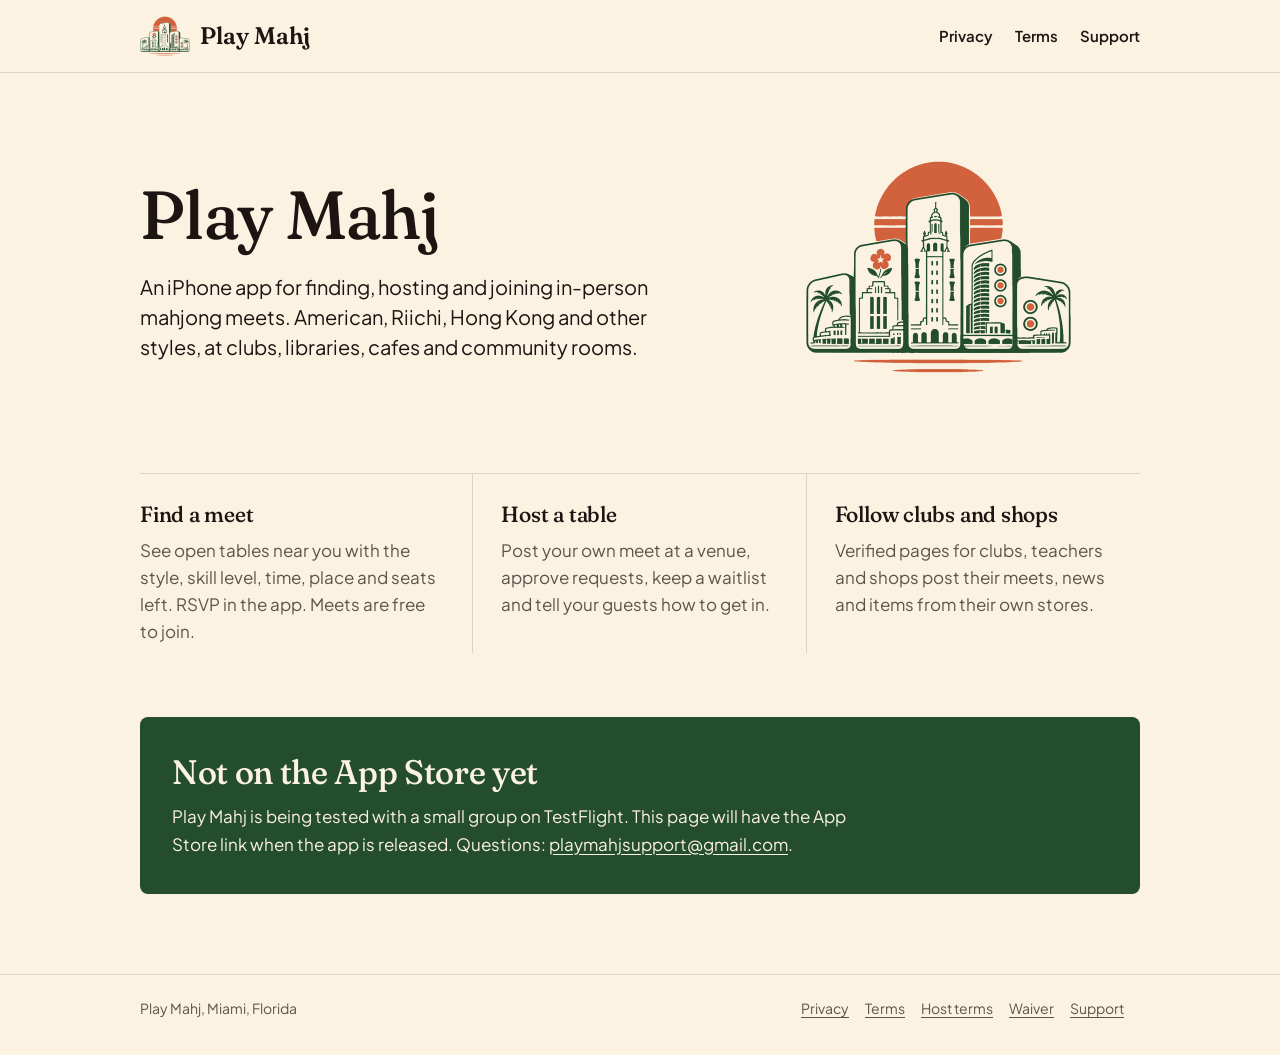
<file: index.html>
<!doctype html>
<html lang="en"><head><meta charset="utf-8"><meta name="viewport" content="width=device-width,initial-scale=1">
<title>Play Mahj</title><meta name="description" content="Play Mahj is an iPhone app for finding, hosting and joining in-person mahjong meets.">

<meta property="og:site_name" content="Play Mahj"><meta property="og:title" content="Play Mahj"><meta property="og:description" content="Play Mahj is an iPhone app for finding, hosting and joining in-person mahjong meets.">
<meta property="og:image" content="https://playmahj.site/assets/card.png"><meta property="og:type" content="website"><meta name="twitter:card" content="summary">
<link rel="icon" href="/assets/icon-180.png"><link rel="apple-touch-icon" href="/assets/icon-180.png"><link rel="stylesheet" href="/assets/site.css">
</head><body>
<header class="top"><div class="wrap"><a class="brand" href="/"><img src="/assets/mark.png" alt="" width="50" height="40">Play Mahj</a><nav class="main" aria-label="Site"><a href="/privacy/">Privacy</a><a href="/terms/">Terms</a><a href="/support/">Support</a></nav></div></header>
<main><div class="wrap">
<div class="hero"><div>
<h1>Play Mahj</h1>
<p class="lead">An iPhone app for finding, hosting and joining in-person mahjong meets. American, Riichi, Hong Kong and other styles, at clubs, libraries, cafes and community rooms.</p>
</div><img class="appicon" src="/assets/icon-560.png" alt="The Play Mahj app icon" width="280" height="280"></div>
<div class="cols">
<section><h3>Find a meet</h3><p>See open tables near you with the style, skill level, time, place and seats left. RSVP in the app. Meets are free to join.</p></section>
<section><h3>Host a table</h3><p>Post your own meet at a venue, approve requests, keep a waitlist and tell your guests how to get in.</p></section>
<section><h3>Follow clubs and shops</h3><p>Verified pages for clubs, teachers and shops post their meets, news and items from their own stores.</p></section>
</div>
<div class="block"><h2>Not on the App Store yet</h2><p>Play Mahj is being tested with a small group on TestFlight. This page will have the App Store link when the app is released. Questions: <a href="mailto:playmahjsupport@gmail.com">playmahjsupport@gmail.com</a>.</p></div>
</div></main>
<footer class="end"><div class="wrap"><span>Play Mahj, Miami, Florida</span><span><a href="/privacy/">Privacy</a><a href="/terms/">Terms</a><a href="/host-terms/">Host terms</a><a href="/waiver/">Waiver</a><a href="/support/">Support</a></span></div></footer>
</body></html>
</file>
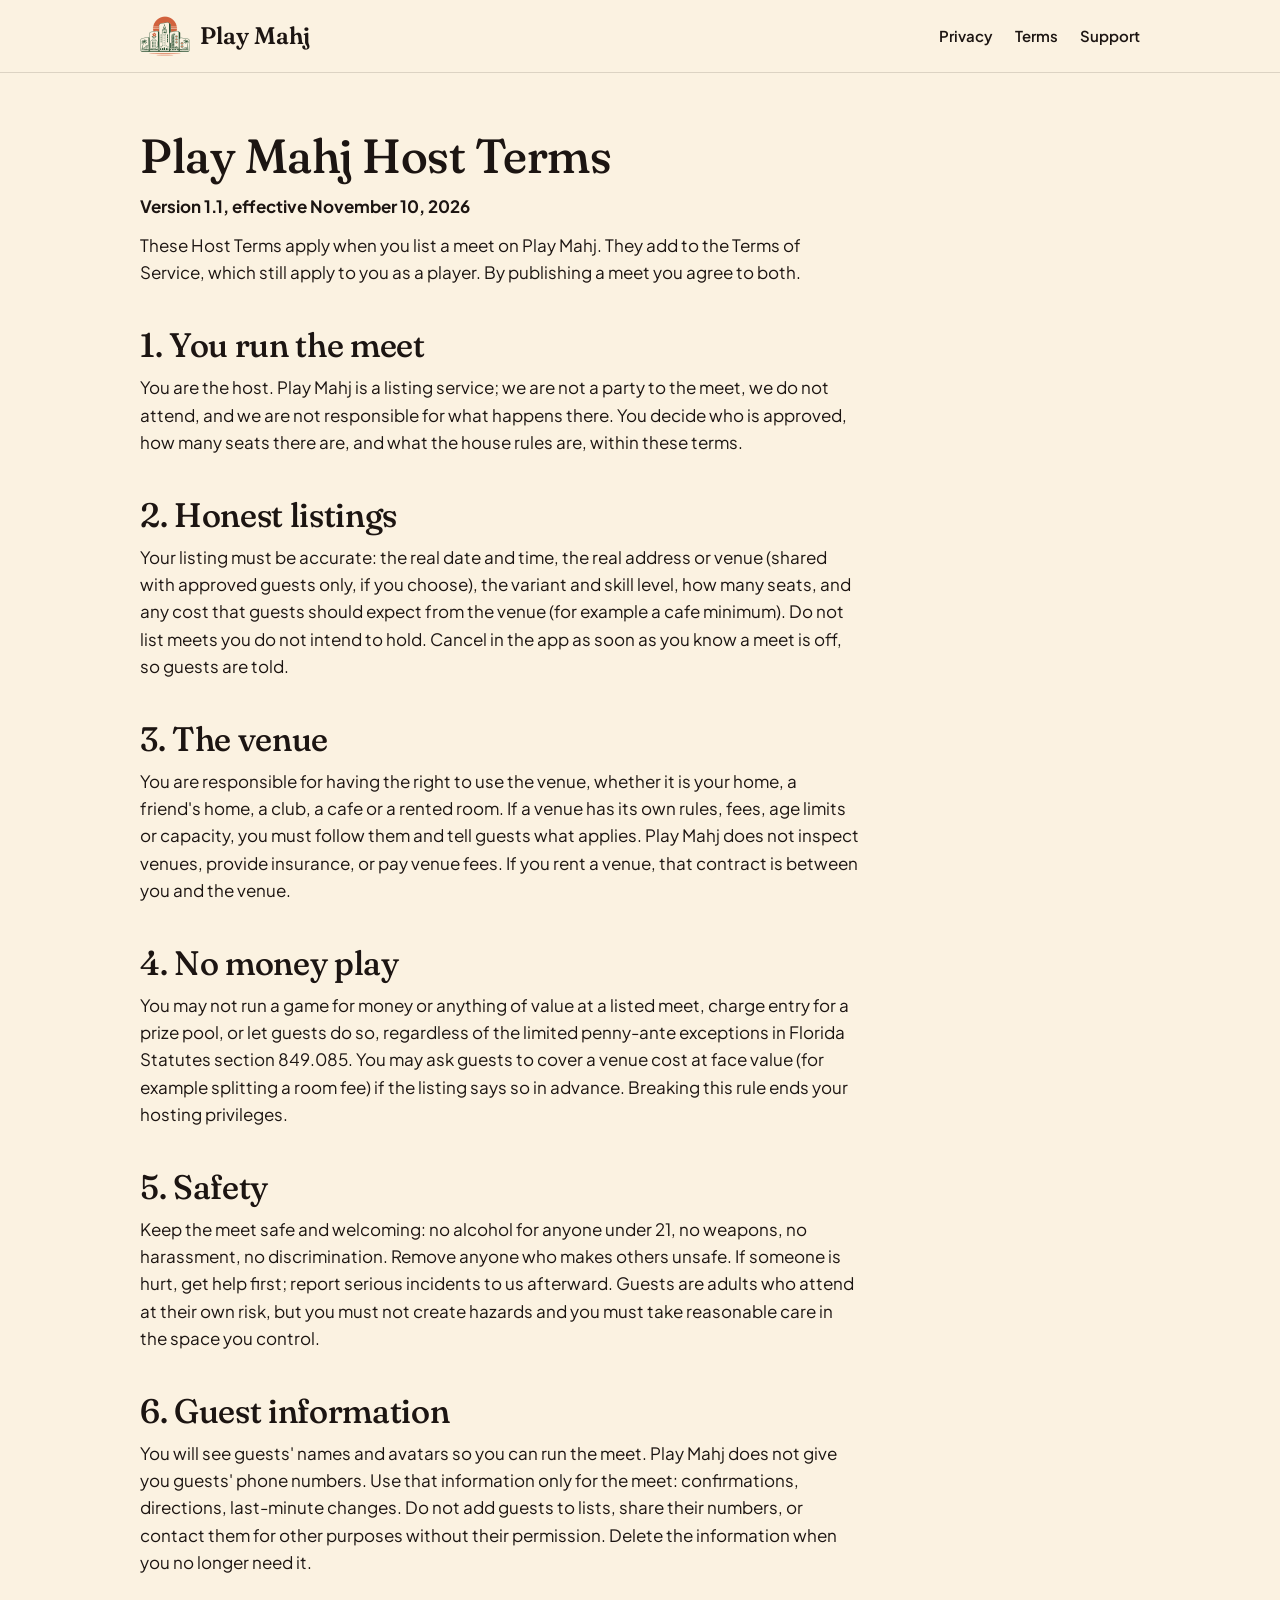
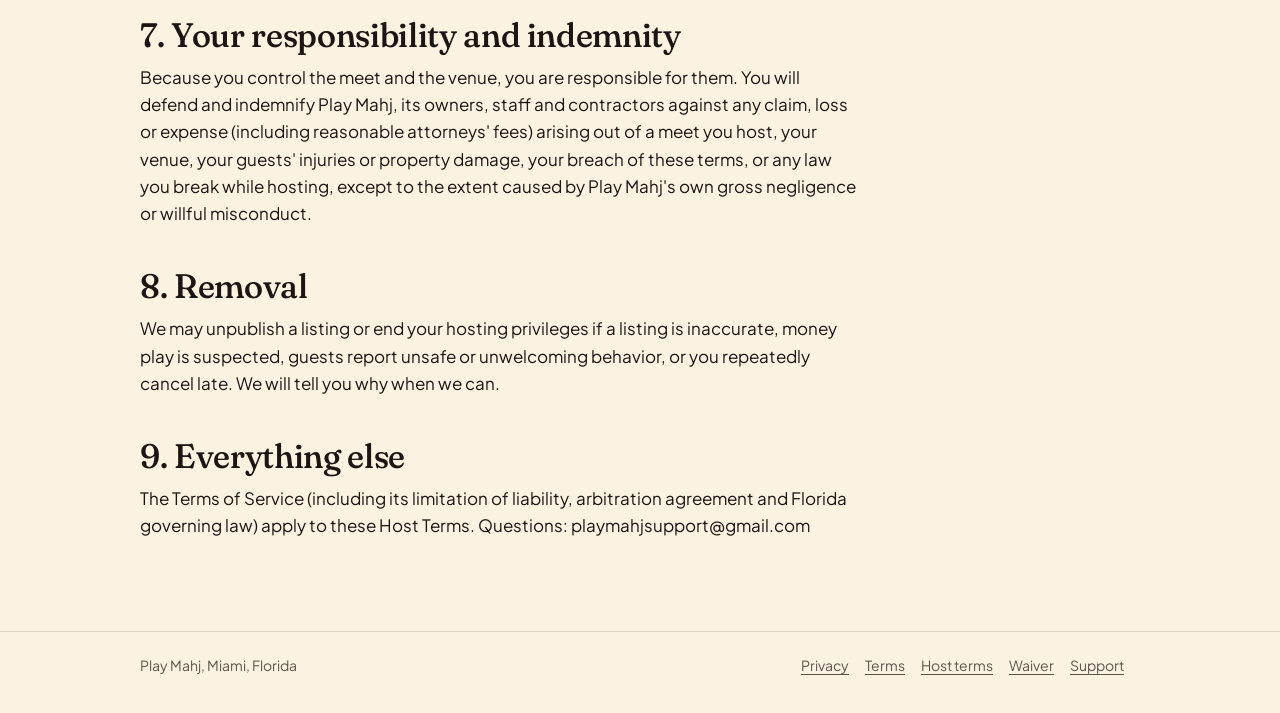
<file: host-terms/index.html>
<!doctype html>
<html lang="en"><head><meta charset="utf-8"><meta name="viewport" content="width=device-width,initial-scale=1">
<title>Host Terms · Play Mahj</title><meta name="description" content="Host Terms for the Play Mahj app. Version 1.1, effective November 10, 2026.">

<meta property="og:site_name" content="Play Mahj"><meta property="og:title" content="Host Terms · Play Mahj"><meta property="og:description" content="Host Terms for the Play Mahj app. Version 1.1, effective November 10, 2026.">
<meta property="og:image" content="https://playmahj.site/assets/card.png"><meta property="og:type" content="website"><meta name="twitter:card" content="summary">
<link rel="icon" href="/assets/icon-180.png"><link rel="apple-touch-icon" href="/assets/icon-180.png"><link rel="stylesheet" href="/assets/site.css">
</head><body>
<header class="top"><div class="wrap"><a class="brand" href="/"><img src="/assets/mark.png" alt="" width="50" height="40">Play Mahj</a><nav class="main" aria-label="Site"><a href="/privacy/">Privacy</a><a href="/terms/">Terms</a><a href="/support/">Support</a></nav></div></header>
<main><div class="wrap">
<article class="doc"><h1>Play Mahj Host Terms</h1>
<p><strong>Version 1.1, effective November 10, 2026</strong></p>
<p>These Host Terms apply when you list a meet on Play Mahj. They add to the Terms of Service, which still apply to you as a player. By publishing a meet you agree to both.</p>
<h2>1. You run the meet</h2>
<p>You are the host. Play Mahj is a listing service; we are not a party to the meet, we do not attend, and we are not responsible for what happens there. You decide who is approved, how many seats there are, and what the house rules are, within these terms.</p>
<h2>2. Honest listings</h2>
<p>Your listing must be accurate: the real date and time, the real address or venue (shared with approved guests only, if you choose), the variant and skill level, how many seats, and any cost that guests should expect from the venue (for example a cafe minimum). Do not list meets you do not intend to hold. Cancel in the app as soon as you know a meet is off, so guests are told.</p>
<h2>3. The venue</h2>
<p>You are responsible for having the right to use the venue, whether it is your home, a friend's home, a club, a cafe or a rented room. If a venue has its own rules, fees, age limits or capacity, you must follow them and tell guests what applies. Play Mahj does not inspect venues, provide insurance, or pay venue fees. If you rent a venue, that contract is between you and the venue.</p>
<h2>4. No money play</h2>
<p>You may not run a game for money or anything of value at a listed meet, charge entry for a prize pool, or let guests do so, regardless of the limited penny-ante exceptions in Florida Statutes section 849.085. You may ask guests to cover a venue cost at face value (for example splitting a room fee) if the listing says so in advance. Breaking this rule ends your hosting privileges.</p>
<h2>5. Safety</h2>
<p>Keep the meet safe and welcoming: no alcohol for anyone under 21, no weapons, no harassment, no discrimination. Remove anyone who makes others unsafe. If someone is hurt, get help first; report serious incidents to us afterward. Guests are adults who attend at their own risk, but you must not create hazards and you must take reasonable care in the space you control.</p>
<h2>6. Guest information</h2>
<p>You will see guests' names and avatars so you can run the meet. Play Mahj does not give you guests' phone numbers. Use that information only for the meet: confirmations, directions, last-minute changes. Do not add guests to lists, share their numbers, or contact them for other purposes without their permission. Delete the information when you no longer need it.</p>
<h2>7. Your responsibility and indemnity</h2>
<p>Because you control the meet and the venue, you are responsible for them. You will defend and indemnify Play Mahj, its owners, staff and contractors against any claim, loss or expense (including reasonable attorneys' fees) arising out of a meet you host, your venue, your guests' injuries or property damage, your breach of these terms, or any law you break while hosting, except to the extent caused by Play Mahj's own gross negligence or willful misconduct.</p>
<h2>8. Removal</h2>
<p>We may unpublish a listing or end your hosting privileges if a listing is inaccurate, money play is suspected, guests report unsafe or unwelcoming behavior, or you repeatedly cancel late. We will tell you why when we can.</p>
<h2>9. Everything else</h2>
<p>The Terms of Service (including its limitation of liability, arbitration agreement and Florida governing law) apply to these Host Terms. Questions: playmahjsupport@gmail.com</p></article>
</div></main>
<footer class="end"><div class="wrap"><span>Play Mahj, Miami, Florida</span><span><a href="/privacy/">Privacy</a><a href="/terms/">Terms</a><a href="/host-terms/">Host terms</a><a href="/waiver/">Waiver</a><a href="/support/">Support</a></span></div></footer>
</body></html>
</file>
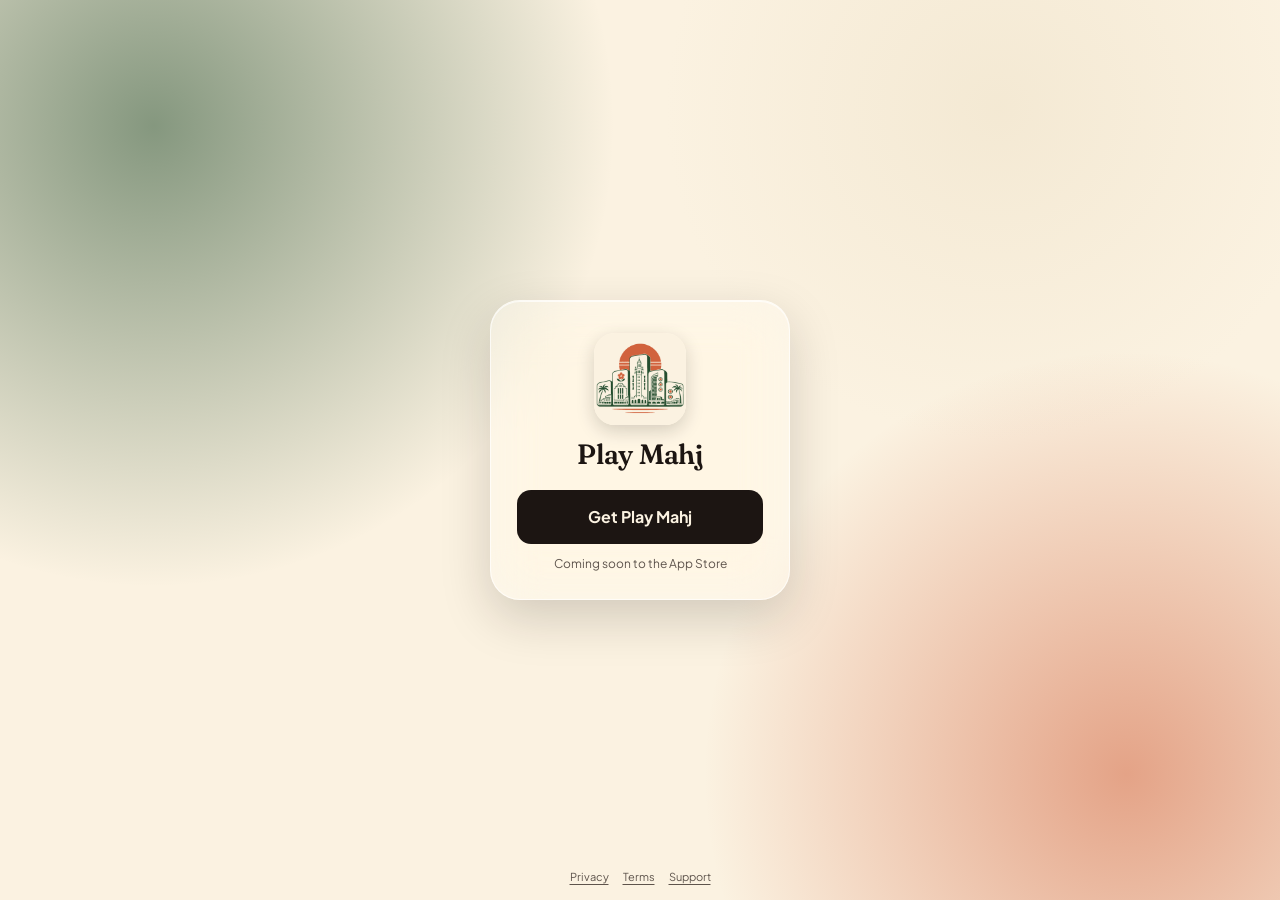
<file: m/index.html>
<!doctype html>
<html lang="en"><head><meta charset="utf-8"><meta name="viewport" content="width=device-width,initial-scale=1">
<title>A meet was shared with you · Play Mahj</title><meta name="description" content="Someone shared a meet with you on Play Mahj. Get the app to see it."><meta name="robots" content="noindex">
<meta property="og:site_name" content="Play Mahj"><meta property="og:title" content="Play Mahj"><meta property="og:description" content="Someone shared a meet with you on Play Mahj. Get the app to see it.">
<meta property="og:image" content="https://playmahj.site/assets/card.png"><meta property="og:type" content="website"><meta name="twitter:card" content="summary">
<link rel="icon" href="/assets/icon-180.png"><link rel="apple-touch-icon" href="/assets/icon-180.png"><link rel="stylesheet" href="/assets/site.css"><link rel="stylesheet" href="/assets/gate.css">
</head><body class="gate">
<main class="glass"><img src="/assets/icon-560.png" alt="" width="92" height="92"><h1 class="name">Play Mahj</h1><a class="get" href="/">Get Play Mahj</a><p class="soon">Coming soon to the App Store</p></main>
<footer class="gatefoot"><a href="/privacy/">Privacy</a><a href="/terms/">Terms</a><a href="/support/">Support</a></footer>
</body></html>
</file>
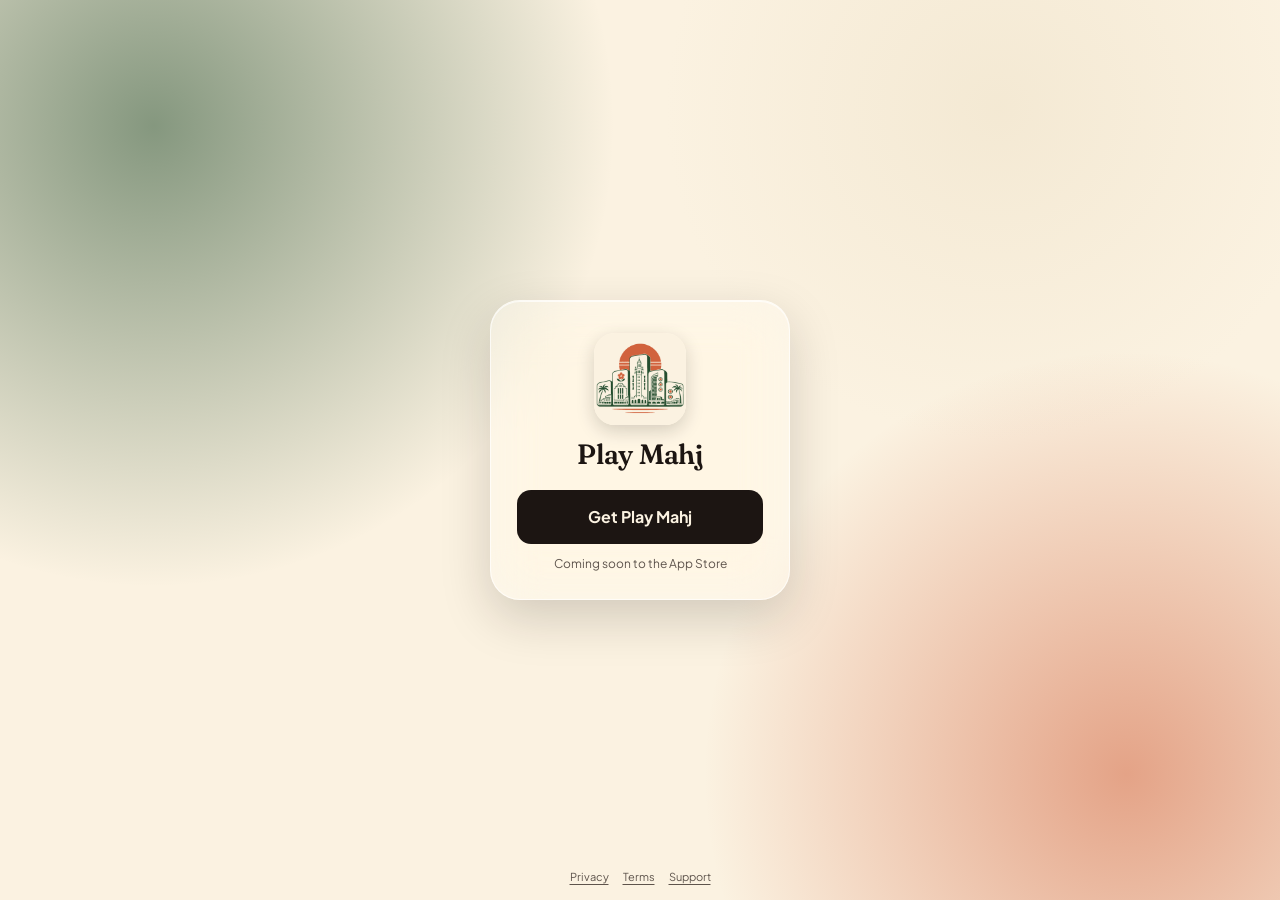
<file: p/index.html>
<!doctype html>
<html lang="en"><head><meta charset="utf-8"><meta name="viewport" content="width=device-width,initial-scale=1">
<title>A post was shared with you · Play Mahj</title><meta name="description" content="Someone shared a post with you on Play Mahj. Get the app to see it."><meta name="robots" content="noindex">
<meta property="og:site_name" content="Play Mahj"><meta property="og:title" content="Play Mahj"><meta property="og:description" content="Someone shared a post with you on Play Mahj. Get the app to see it.">
<meta property="og:image" content="https://playmahj.site/assets/card.png"><meta property="og:type" content="website"><meta name="twitter:card" content="summary">
<link rel="icon" href="/assets/icon-180.png"><link rel="apple-touch-icon" href="/assets/icon-180.png"><link rel="stylesheet" href="/assets/site.css"><link rel="stylesheet" href="/assets/gate.css">
</head><body class="gate">
<main class="glass"><img src="/assets/icon-560.png" alt="" width="92" height="92"><h1 class="name">Play Mahj</h1><a class="get" href="/">Get Play Mahj</a><p class="soon">Coming soon to the App Store</p></main>
<footer class="gatefoot"><a href="/privacy/">Privacy</a><a href="/terms/">Terms</a><a href="/support/">Support</a></footer>
</body></html>
</file>
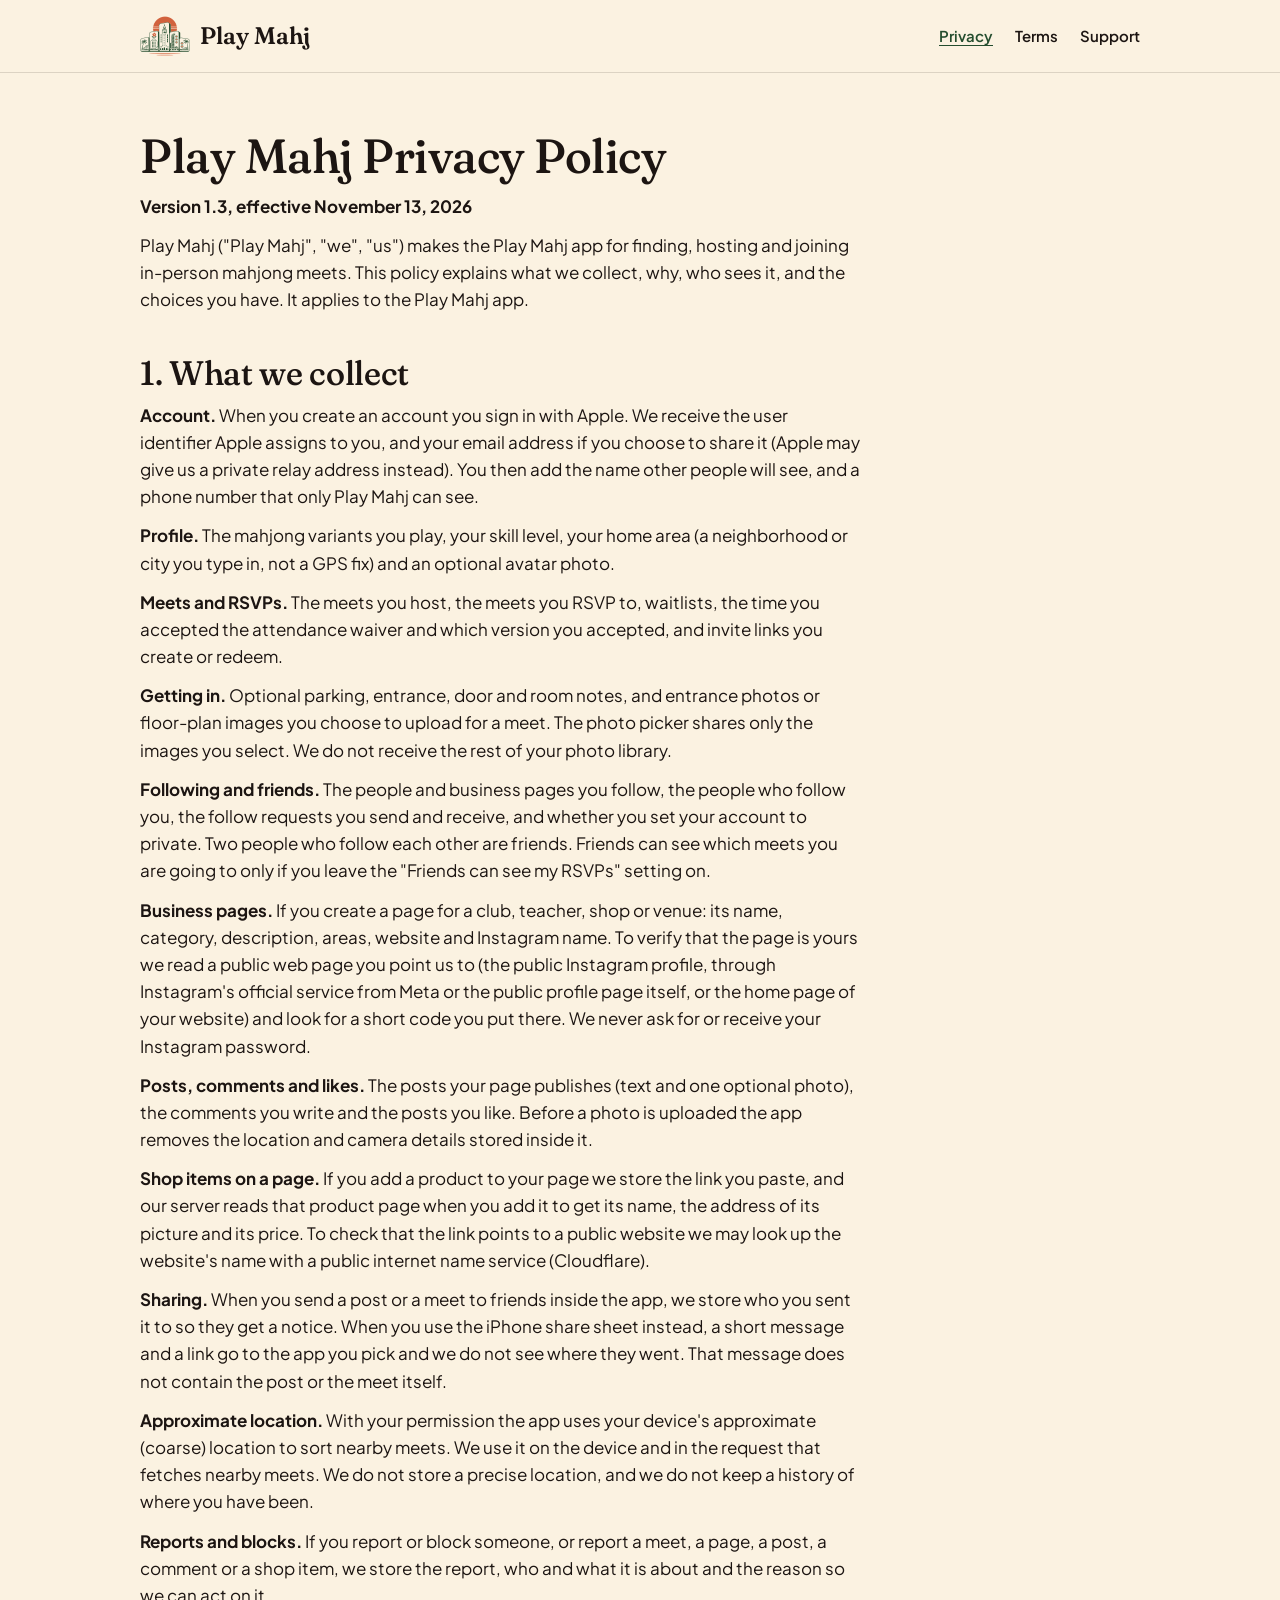
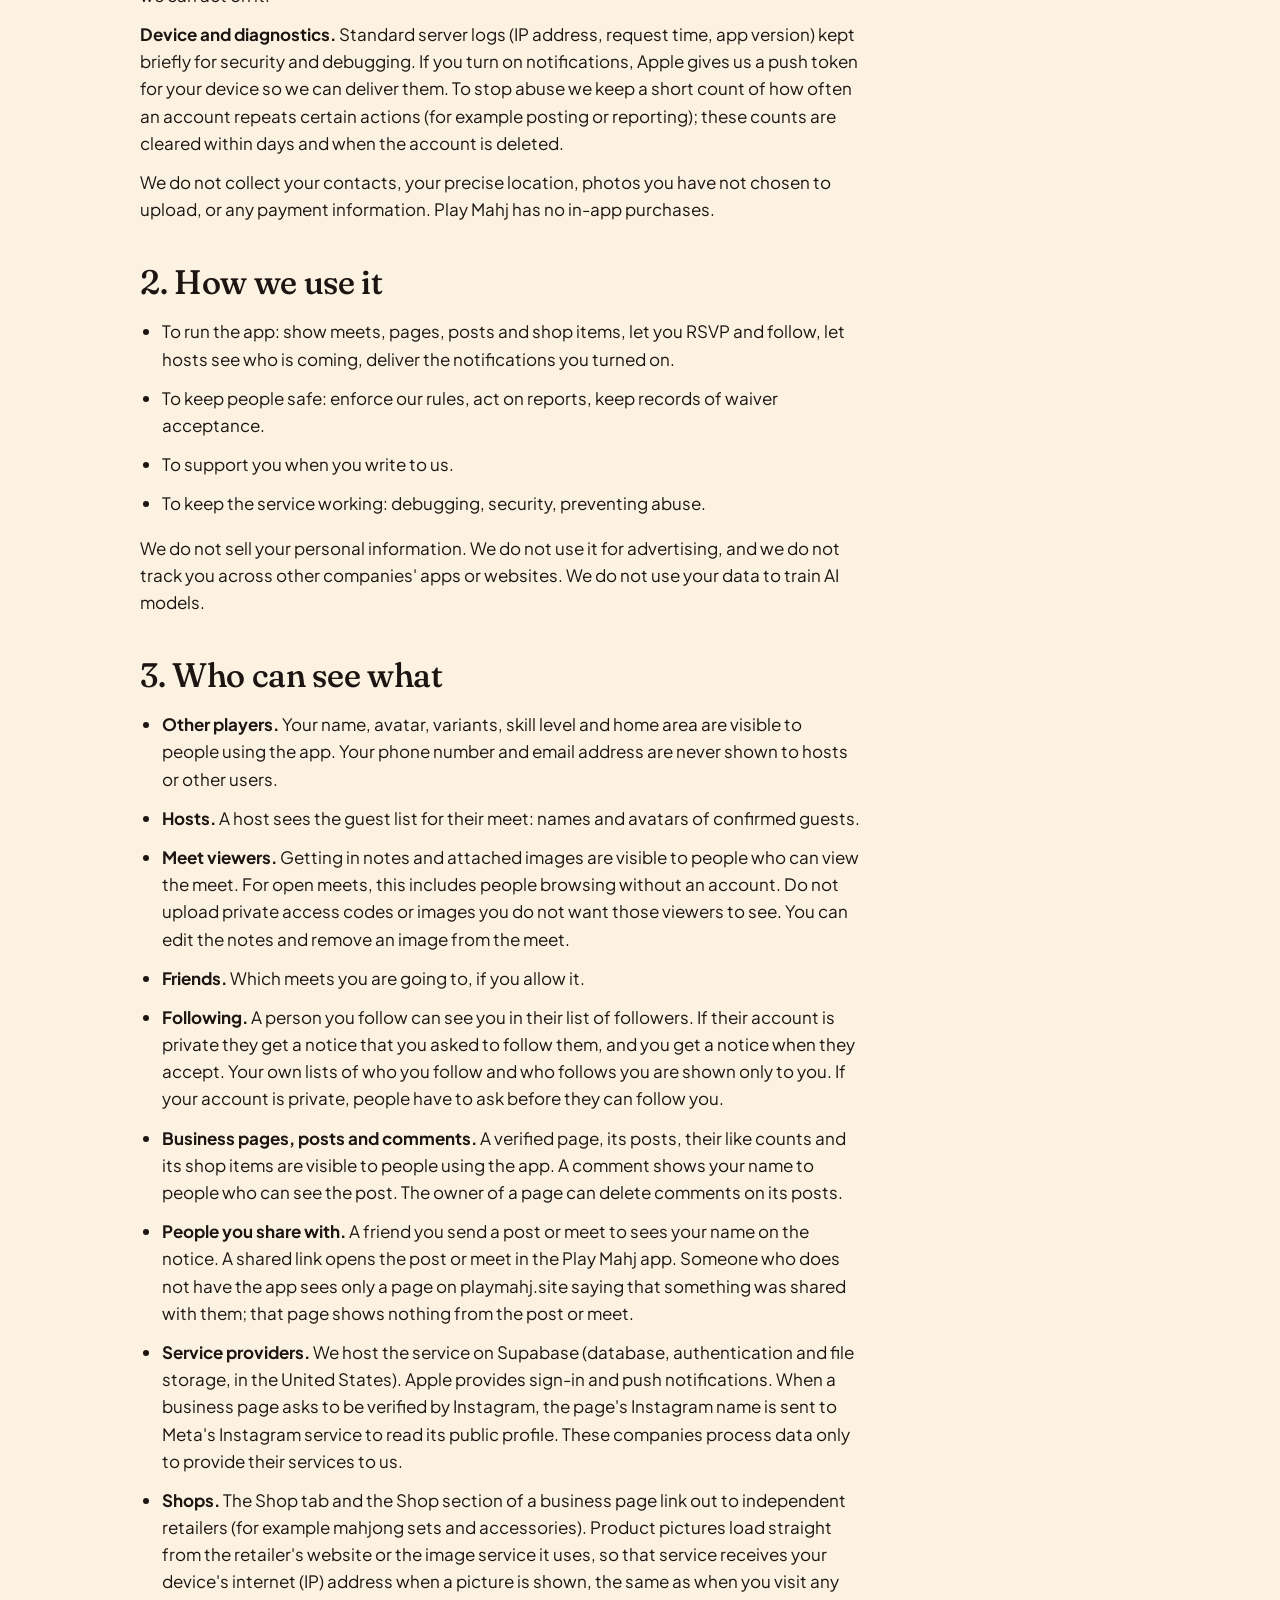
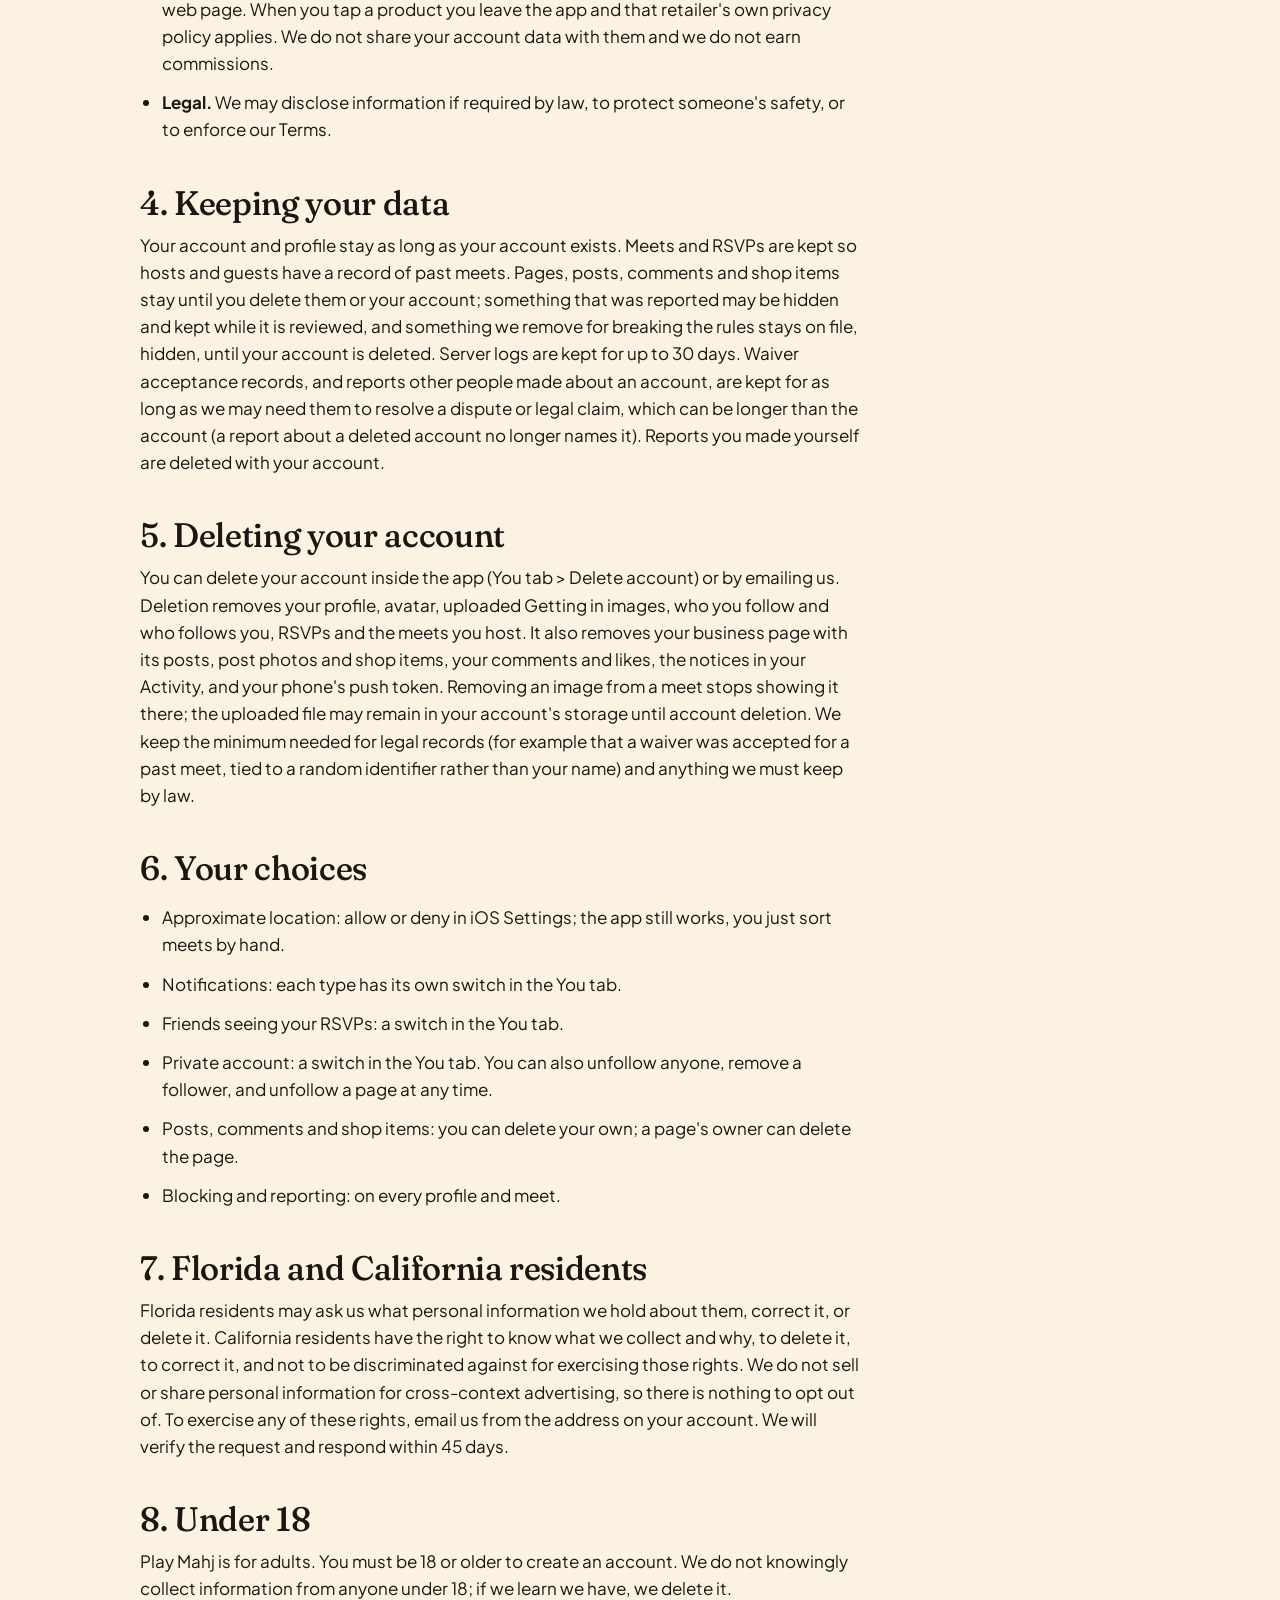
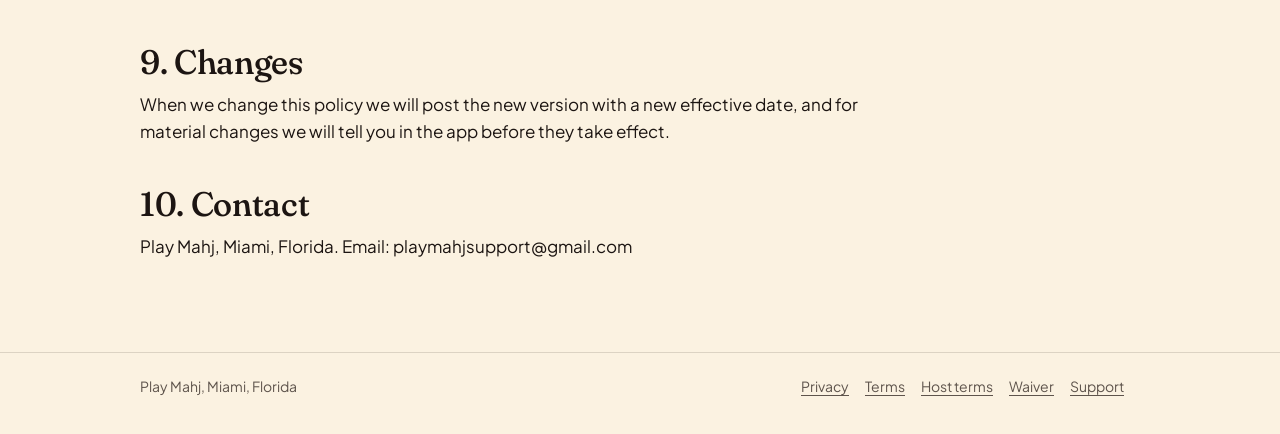
<file: privacy/index.html>
<!doctype html>
<html lang="en"><head><meta charset="utf-8"><meta name="viewport" content="width=device-width,initial-scale=1">
<title>Privacy Policy · Play Mahj</title><meta name="description" content="Privacy Policy for the Play Mahj app. Version 1.3, effective November 13, 2026.">

<meta property="og:site_name" content="Play Mahj"><meta property="og:title" content="Privacy Policy · Play Mahj"><meta property="og:description" content="Privacy Policy for the Play Mahj app. Version 1.3, effective November 13, 2026.">
<meta property="og:image" content="https://playmahj.site/assets/card.png"><meta property="og:type" content="website"><meta name="twitter:card" content="summary">
<link rel="icon" href="/assets/icon-180.png"><link rel="apple-touch-icon" href="/assets/icon-180.png"><link rel="stylesheet" href="/assets/site.css">
</head><body>
<header class="top"><div class="wrap"><a class="brand" href="/"><img src="/assets/mark.png" alt="" width="50" height="40">Play Mahj</a><nav class="main" aria-label="Site"><a href="/privacy/" aria-current="page">Privacy</a><a href="/terms/">Terms</a><a href="/support/">Support</a></nav></div></header>
<main><div class="wrap">
<article class="doc"><h1>Play Mahj Privacy Policy</h1>
<p><strong>Version 1.3, effective November 13, 2026</strong></p>
<p>Play Mahj ("Play Mahj", "we", "us") makes the Play Mahj app for finding, hosting and joining in-person mahjong meets. This policy explains what we collect, why, who sees it, and the choices you have. It applies to the Play Mahj app.</p>
<h2>1. What we collect</h2>
<p><strong>Account.</strong> When you create an account you sign in with Apple. We receive the user identifier Apple assigns to you, and your email address if you choose to share it (Apple may give us a private relay address instead). You then add the name other people will see, and a phone number that only Play Mahj can see.</p>
<p><strong>Profile.</strong> The mahjong variants you play, your skill level, your home area (a neighborhood or city you type in, not a GPS fix) and an optional avatar photo.</p>
<p><strong>Meets and RSVPs.</strong> The meets you host, the meets you RSVP to, waitlists, the time you accepted the attendance waiver and which version you accepted, and invite links you create or redeem.</p>
<p><strong>Getting in.</strong> Optional parking, entrance, door and room notes, and entrance photos or floor-plan images you choose to upload for a meet. The photo picker shares only the images you select. We do not receive the rest of your photo library.</p>
<p><strong>Following and friends.</strong> The people and business pages you follow, the people who follow you, the follow requests you send and receive, and whether you set your account to private. Two people who follow each other are friends. Friends can see which meets you are going to only if you leave the "Friends can see my RSVPs" setting on.</p>
<p><strong>Business pages.</strong> If you create a page for a club, teacher, shop or venue: its name, category, description, areas, website and Instagram name. To verify that the page is yours we read a public web page you point us to (the public Instagram profile, through Instagram's official service from Meta or the public profile page itself, or the home page of your website) and look for a short code you put there. We never ask for or receive your Instagram password.</p>
<p><strong>Posts, comments and likes.</strong> The posts your page publishes (text and one optional photo), the comments you write and the posts you like. Before a photo is uploaded the app removes the location and camera details stored inside it.</p>
<p><strong>Shop items on a page.</strong> If you add a product to your page we store the link you paste, and our server reads that product page when you add it to get its name, the address of its picture and its price. To check that the link points to a public website we may look up the website's name with a public internet name service (Cloudflare).</p>
<p><strong>Sharing.</strong> When you send a post or a meet to friends inside the app, we store who you sent it to so they get a notice. When you use the iPhone share sheet instead, a short message and a link go to the app you pick and we do not see where they went. That message does not contain the post or the meet itself.</p>
<p><strong>Approximate location.</strong> With your permission the app uses your device's approximate (coarse) location to sort nearby meets. We use it on the device and in the request that fetches nearby meets. We do not store a precise location, and we do not keep a history of where you have been.</p>
<p><strong>Reports and blocks.</strong> If you report or block someone, or report a meet, a page, a post, a comment or a shop item, we store the report, who and what it is about and the reason so we can act on it.</p>
<p><strong>Device and diagnostics.</strong> Standard server logs (IP address, request time, app version) kept briefly for security and debugging. If you turn on notifications, Apple gives us a push token for your device so we can deliver them. To stop abuse we keep a short count of how often an account repeats certain actions (for example posting or reporting); these counts are cleared within days and when the account is deleted.</p>
<p>We do not collect your contacts, your precise location, photos you have not chosen to upload, or any payment information. Play Mahj has no in-app purchases.</p>
<h2>2. How we use it</h2>
<ul>
<li>To run the app: show meets, pages, posts and shop items, let you RSVP and follow, let hosts see who is coming, deliver the notifications you turned on.</li>
<li>To keep people safe: enforce our rules, act on reports, keep records of waiver acceptance.</li>
<li>To support you when you write to us.</li>
<li>To keep the service working: debugging, security, preventing abuse.</li>
</ul>
<p>We do not sell your personal information. We do not use it for advertising, and we do not track you across other companies' apps or websites. We do not use your data to train AI models.</p>
<h2>3. Who can see what</h2>
<ul>
<li><strong>Other players.</strong> Your name, avatar, variants, skill level and home area are visible to people using the app. Your phone number and email address are never shown to hosts or other users.</li>
<li><strong>Hosts.</strong> A host sees the guest list for their meet: names and avatars of confirmed guests.</li>
<li><strong>Meet viewers.</strong> Getting in notes and attached images are visible to people who can view the meet. For open meets, this includes people browsing without an account. Do not upload private access codes or images you do not want those viewers to see. You can edit the notes and remove an image from the meet.</li>
<li><strong>Friends.</strong> Which meets you are going to, if you allow it.</li>
<li><strong>Following.</strong> A person you follow can see you in their list of followers. If their account is private they get a notice that you asked to follow them, and you get a notice when they accept. Your own lists of who you follow and who follows you are shown only to you. If your account is private, people have to ask before they can follow you.</li>
<li><strong>Business pages, posts and comments.</strong> A verified page, its posts, their like counts and its shop items are visible to people using the app. A comment shows your name to people who can see the post. The owner of a page can delete comments on its posts.</li>
<li><strong>People you share with.</strong> A friend you send a post or meet to sees your name on the notice. A shared link opens the post or meet in the Play Mahj app. Someone who does not have the app sees only a page on playmahj.site saying that something was shared with them; that page shows nothing from the post or meet.</li>
<li><strong>Service providers.</strong> We host the service on Supabase (database, authentication and file storage, in the United States). Apple provides sign-in and push notifications. When a business page asks to be verified by Instagram, the page's Instagram name is sent to Meta's Instagram service to read its public profile. These companies process data only to provide their services to us.</li>
<li><strong>Shops.</strong> The Shop tab and the Shop section of a business page link out to independent retailers (for example mahjong sets and accessories). Product pictures load straight from the retailer's website or the image service it uses, so that service receives your device's internet (IP) address when a picture is shown, the same as when you visit any web page. When you tap a product you leave the app and that retailer's own privacy policy applies. We do not share your account data with them and we do not earn commissions.</li>
<li><strong>Legal.</strong> We may disclose information if required by law, to protect someone's safety, or to enforce our Terms.</li>
</ul>
<h2>4. Keeping your data</h2>
<p>Your account and profile stay as long as your account exists. Meets and RSVPs are kept so hosts and guests have a record of past meets. Pages, posts, comments and shop items stay until you delete them or your account; something that was reported may be hidden and kept while it is reviewed, and something we remove for breaking the rules stays on file, hidden, until your account is deleted. Server logs are kept for up to 30 days. Waiver acceptance records, and reports other people made about an account, are kept for as long as we may need them to resolve a dispute or legal claim, which can be longer than the account (a report about a deleted account no longer names it). Reports you made yourself are deleted with your account.</p>
<h2>5. Deleting your account</h2>
<p>You can delete your account inside the app (You tab &gt; Delete account) or by emailing us. Deletion removes your profile, avatar, uploaded Getting in images, who you follow and who follows you, RSVPs and the meets you host. It also removes your business page with its posts, post photos and shop items, your comments and likes, the notices in your Activity, and your phone's push token. Removing an image from a meet stops showing it there; the uploaded file may remain in your account's storage until account deletion. We keep the minimum needed for legal records (for example that a waiver was accepted for a past meet, tied to a random identifier rather than your name) and anything we must keep by law.</p>
<h2>6. Your choices</h2>
<ul>
<li>Approximate location: allow or deny in iOS Settings; the app still works, you just sort meets by hand.</li>
<li>Notifications: each type has its own switch in the You tab.</li>
<li>Friends seeing your RSVPs: a switch in the You tab.</li>
<li>Private account: a switch in the You tab. You can also unfollow anyone, remove a follower, and unfollow a page at any time.</li>
<li>Posts, comments and shop items: you can delete your own; a page's owner can delete the page.</li>
<li>Blocking and reporting: on every profile and meet.</li>
</ul>
<h2>7. Florida and California residents</h2>
<p>Florida residents may ask us what personal information we hold about them, correct it, or delete it. California residents have the right to know what we collect and why, to delete it, to correct it, and not to be discriminated against for exercising those rights. We do not sell or share personal information for cross-context advertising, so there is nothing to opt out of. To exercise any of these rights, email us from the address on your account. We will verify the request and respond within 45 days.</p>
<h2>8. Under 18</h2>
<p>Play Mahj is for adults. You must be 18 or older to create an account. We do not knowingly collect information from anyone under 18; if we learn we have, we delete it.</p>
<h2>9. Changes</h2>
<p>When we change this policy we will post the new version with a new effective date, and for material changes we will tell you in the app before they take effect.</p>
<h2>10. Contact</h2>
<p>Play Mahj, Miami, Florida. Email: playmahjsupport@gmail.com</p></article>
</div></main>
<footer class="end"><div class="wrap"><span>Play Mahj, Miami, Florida</span><span><a href="/privacy/">Privacy</a><a href="/terms/">Terms</a><a href="/host-terms/">Host terms</a><a href="/waiver/">Waiver</a><a href="/support/">Support</a></span></div></footer>
</body></html>
</file>
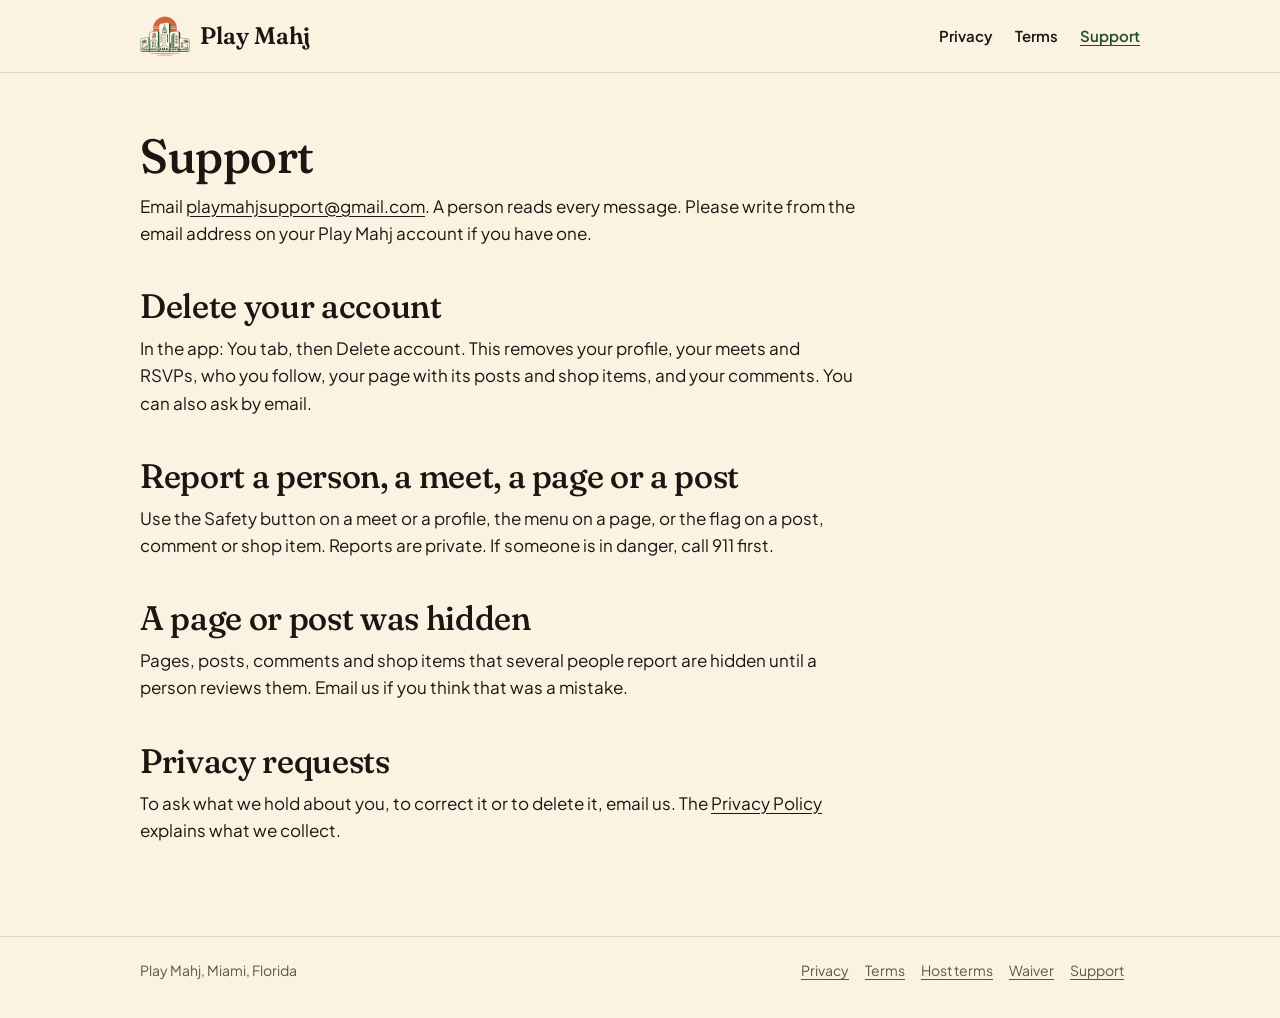
<file: support/index.html>
<!doctype html>
<html lang="en"><head><meta charset="utf-8"><meta name="viewport" content="width=device-width,initial-scale=1">
<title>Support · Play Mahj</title><meta name="description" content="How to reach Play Mahj support, delete your account and report a problem.">

<meta property="og:site_name" content="Play Mahj"><meta property="og:title" content="Support · Play Mahj"><meta property="og:description" content="How to reach Play Mahj support, delete your account and report a problem.">
<meta property="og:image" content="https://playmahj.site/assets/card.png"><meta property="og:type" content="website"><meta name="twitter:card" content="summary">
<link rel="icon" href="/assets/icon-180.png"><link rel="apple-touch-icon" href="/assets/icon-180.png"><link rel="stylesheet" href="/assets/site.css">
</head><body>
<header class="top"><div class="wrap"><a class="brand" href="/"><img src="/assets/mark.png" alt="" width="50" height="40">Play Mahj</a><nav class="main" aria-label="Site"><a href="/privacy/">Privacy</a><a href="/terms/">Terms</a><a href="/support/" aria-current="page">Support</a></nav></div></header>
<main><div class="wrap">
<article class="doc"><h1>Support</h1>
<p>Email <a href="mailto:playmahjsupport@gmail.com">playmahjsupport@gmail.com</a>. A person reads every message. Please write from the email address on your Play Mahj account if you have one.</p>
<h2>Delete your account</h2><p>In the app: You tab, then Delete account. This removes your profile, your meets and RSVPs, who you follow, your page with its posts and shop items, and your comments. You can also ask by email.</p>
<h2>Report a person, a meet, a page or a post</h2><p>Use the Safety button on a meet or a profile, the menu on a page, or the flag on a post, comment or shop item. Reports are private. If someone is in danger, call 911 first.</p>
<h2>A page or post was hidden</h2><p>Pages, posts, comments and shop items that several people report are hidden until a person reviews them. Email us if you think that was a mistake.</p>
<h2>Privacy requests</h2><p>To ask what we hold about you, to correct it or to delete it, email us. The <a href="/privacy/">Privacy Policy</a> explains what we collect.</p></article>
</div></main>
<footer class="end"><div class="wrap"><span>Play Mahj, Miami, Florida</span><span><a href="/privacy/">Privacy</a><a href="/terms/">Terms</a><a href="/host-terms/">Host terms</a><a href="/waiver/">Waiver</a><a href="/support/">Support</a></span></div></footer>
</body></html>
</file>
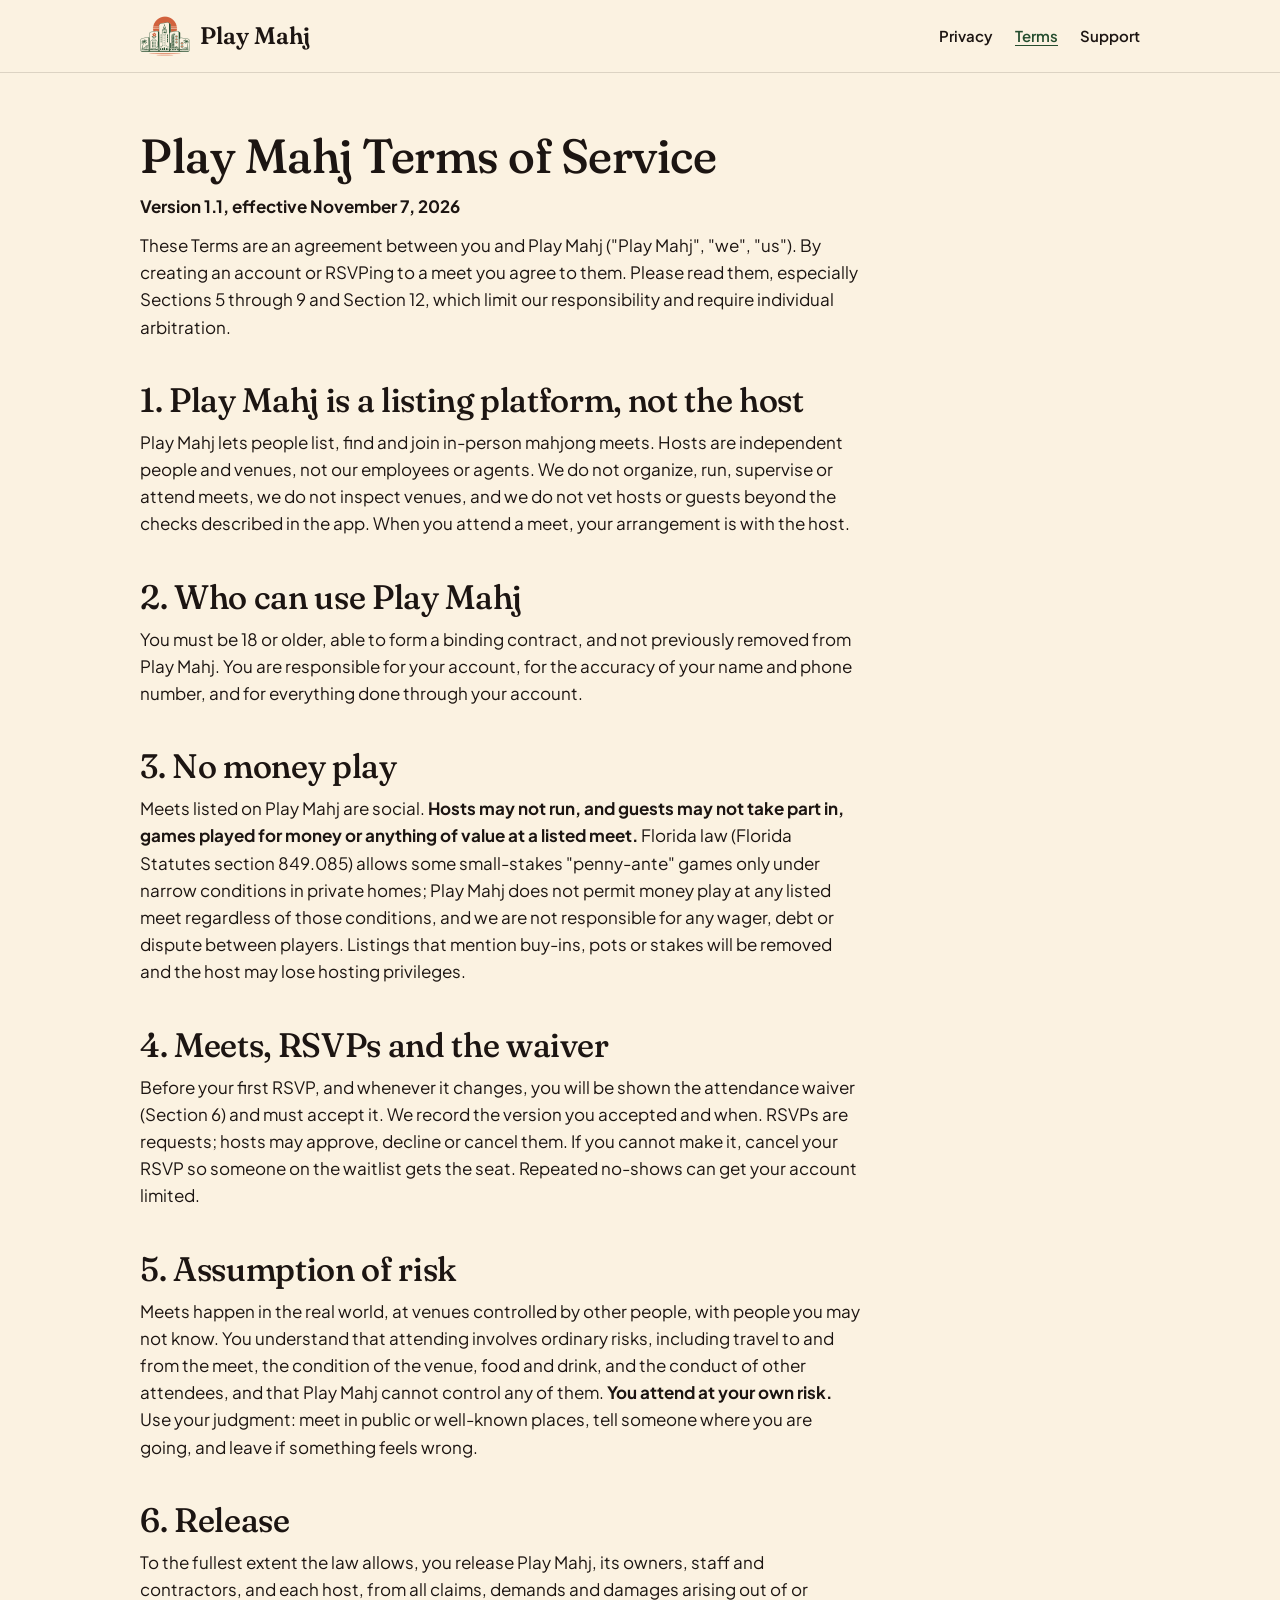
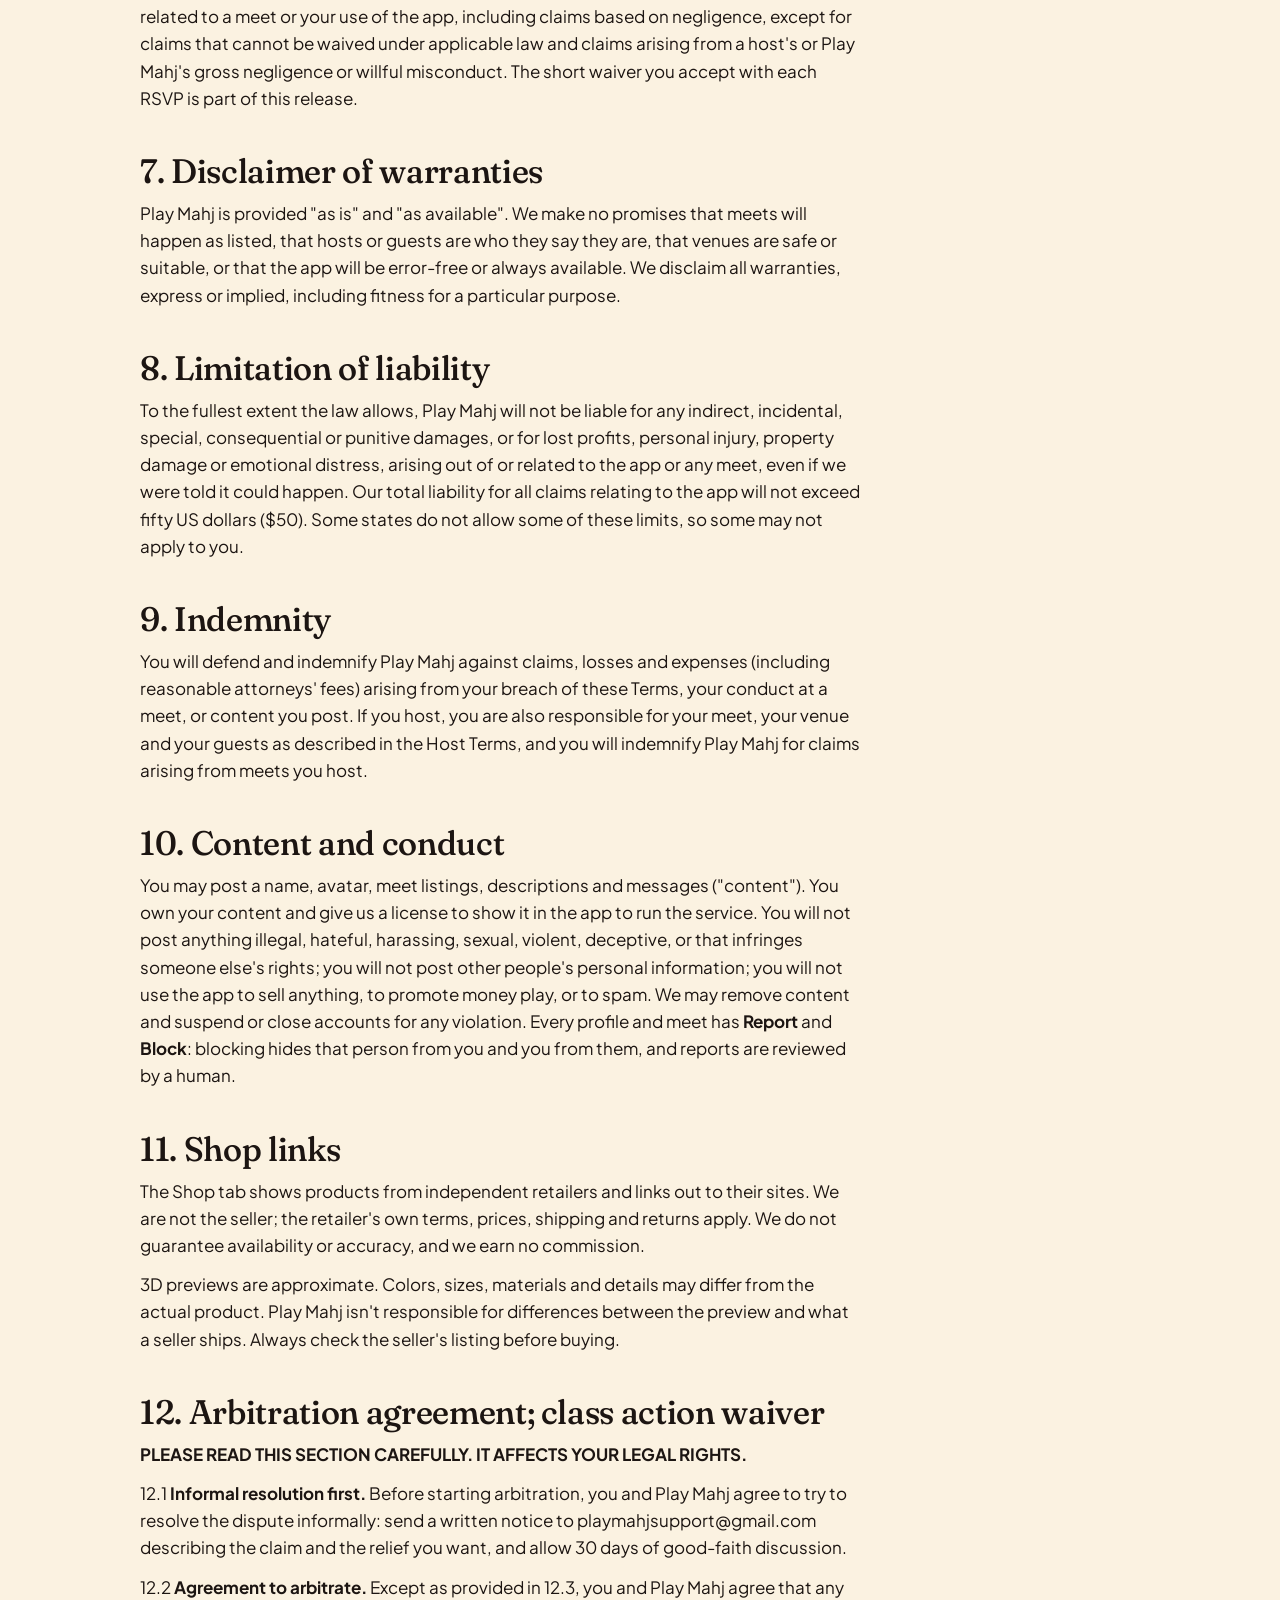
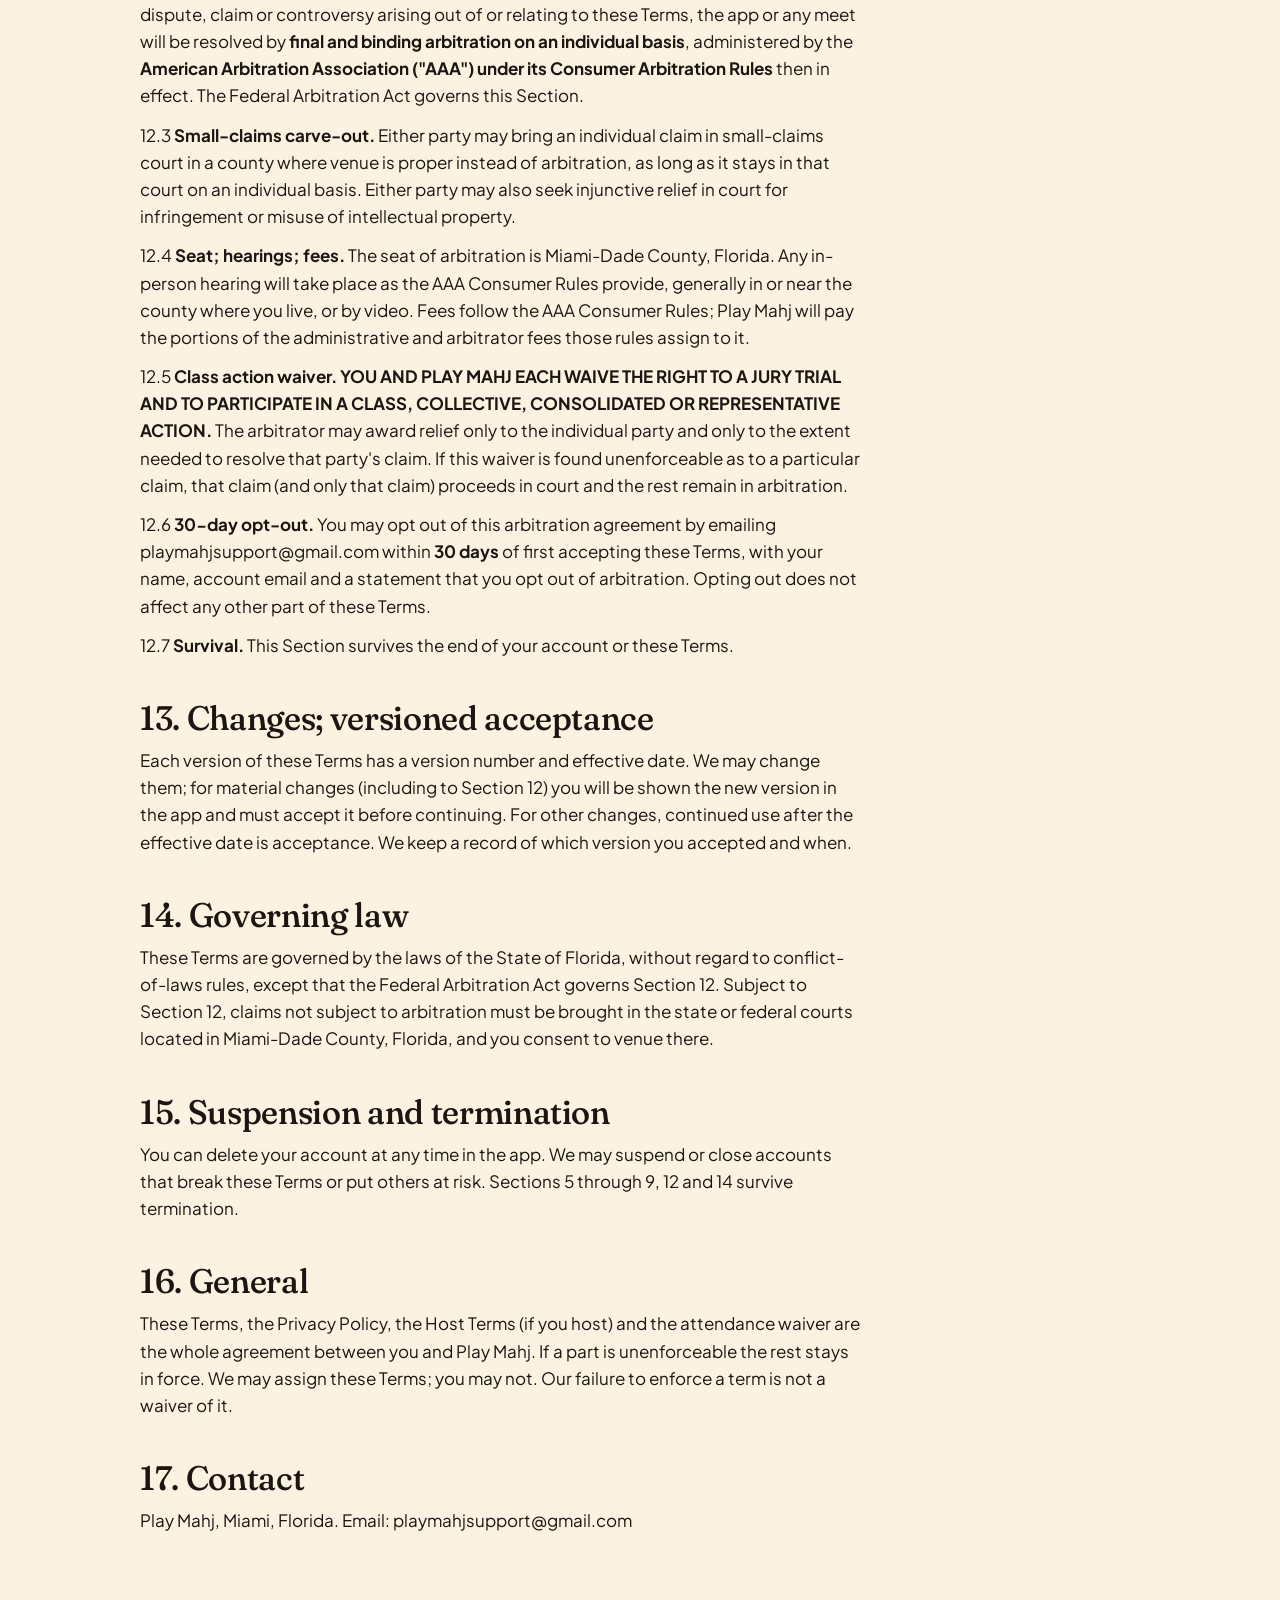
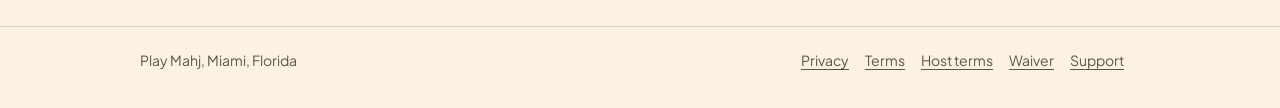
<file: terms/index.html>
<!doctype html>
<html lang="en"><head><meta charset="utf-8"><meta name="viewport" content="width=device-width,initial-scale=1">
<title>Terms of Service · Play Mahj</title><meta name="description" content="Terms of Service for the Play Mahj app. Version 1.1, effective November 7, 2026.">

<meta property="og:site_name" content="Play Mahj"><meta property="og:title" content="Terms of Service · Play Mahj"><meta property="og:description" content="Terms of Service for the Play Mahj app. Version 1.1, effective November 7, 2026.">
<meta property="og:image" content="https://playmahj.site/assets/card.png"><meta property="og:type" content="website"><meta name="twitter:card" content="summary">
<link rel="icon" href="/assets/icon-180.png"><link rel="apple-touch-icon" href="/assets/icon-180.png"><link rel="stylesheet" href="/assets/site.css">
</head><body>
<header class="top"><div class="wrap"><a class="brand" href="/"><img src="/assets/mark.png" alt="" width="50" height="40">Play Mahj</a><nav class="main" aria-label="Site"><a href="/privacy/">Privacy</a><a href="/terms/" aria-current="page">Terms</a><a href="/support/">Support</a></nav></div></header>
<main><div class="wrap">
<article class="doc"><h1>Play Mahj Terms of Service</h1>
<p><strong>Version 1.1, effective November 7, 2026</strong></p>
<p>These Terms are an agreement between you and Play Mahj ("Play Mahj", "we", "us"). By creating an account or RSVPing to a meet you agree to them. Please read them, especially Sections 5 through 9 and Section 12, which limit our responsibility and require individual arbitration.</p>
<h2>1. Play Mahj is a listing platform, not the host</h2>
<p>Play Mahj lets people list, find and join in-person mahjong meets. Hosts are independent people and venues, not our employees or agents. We do not organize, run, supervise or attend meets, we do not inspect venues, and we do not vet hosts or guests beyond the checks described in the app. When you attend a meet, your arrangement is with the host.</p>
<h2>2. Who can use Play Mahj</h2>
<p>You must be 18 or older, able to form a binding contract, and not previously removed from Play Mahj. You are responsible for your account, for the accuracy of your name and phone number, and for everything done through your account.</p>
<h2>3. No money play</h2>
<p>Meets listed on Play Mahj are social. <strong>Hosts may not run, and guests may not take part in, games played for money or anything of value at a listed meet.</strong> Florida law (Florida Statutes section 849.085) allows some small-stakes "penny-ante" games only under narrow conditions in private homes; Play Mahj does not permit money play at any listed meet regardless of those conditions, and we are not responsible for any wager, debt or dispute between players. Listings that mention buy-ins, pots or stakes will be removed and the host may lose hosting privileges.</p>
<h2>4. Meets, RSVPs and the waiver</h2>
<p>Before your first RSVP, and whenever it changes, you will be shown the attendance waiver (Section 6) and must accept it. We record the version you accepted and when. RSVPs are requests; hosts may approve, decline or cancel them. If you cannot make it, cancel your RSVP so someone on the waitlist gets the seat. Repeated no-shows can get your account limited.</p>
<h2>5. Assumption of risk</h2>
<p>Meets happen in the real world, at venues controlled by other people, with people you may not know. You understand that attending involves ordinary risks, including travel to and from the meet, the condition of the venue, food and drink, and the conduct of other attendees, and that Play Mahj cannot control any of them. <strong>You attend at your own risk.</strong> Use your judgment: meet in public or well-known places, tell someone where you are going, and leave if something feels wrong.</p>
<h2>6. Release</h2>
<p>To the fullest extent the law allows, you release Play Mahj, its owners, staff and contractors, and each host, from all claims, demands and damages arising out of or related to a meet or your use of the app, including claims based on negligence, except for claims that cannot be waived under applicable law and claims arising from a host's or Play Mahj's gross negligence or willful misconduct. The short waiver you accept with each RSVP is part of this release.</p>
<h2>7. Disclaimer of warranties</h2>
<p>Play Mahj is provided "as is" and "as available". We make no promises that meets will happen as listed, that hosts or guests are who they say they are, that venues are safe or suitable, or that the app will be error-free or always available. We disclaim all warranties, express or implied, including fitness for a particular purpose.</p>
<h2>8. Limitation of liability</h2>
<p>To the fullest extent the law allows, Play Mahj will not be liable for any indirect, incidental, special, consequential or punitive damages, or for lost profits, personal injury, property damage or emotional distress, arising out of or related to the app or any meet, even if we were told it could happen. Our total liability for all claims relating to the app will not exceed fifty US dollars ($50). Some states do not allow some of these limits, so some may not apply to you.</p>
<h2>9. Indemnity</h2>
<p>You will defend and indemnify Play Mahj against claims, losses and expenses (including reasonable attorneys' fees) arising from your breach of these Terms, your conduct at a meet, or content you post. If you host, you are also responsible for your meet, your venue and your guests as described in the Host Terms, and you will indemnify Play Mahj for claims arising from meets you host.</p>
<h2>10. Content and conduct</h2>
<p>You may post a name, avatar, meet listings, descriptions and messages ("content"). You own your content and give us a license to show it in the app to run the service. You will not post anything illegal, hateful, harassing, sexual, violent, deceptive, or that infringes someone else's rights; you will not post other people's personal information; you will not use the app to sell anything, to promote money play, or to spam. We may remove content and suspend or close accounts for any violation. Every profile and meet has <strong>Report</strong> and <strong>Block</strong>: blocking hides that person from you and you from them, and reports are reviewed by a human.</p>
<h2>11. Shop links</h2>
<p>The Shop tab shows products from independent retailers and links out to their sites. We are not the seller; the retailer's own terms, prices, shipping and returns apply. We do not guarantee availability or accuracy, and we earn no commission.</p>
<p>3D previews are approximate. Colors, sizes, materials and details may differ from the actual product. Play Mahj isn't responsible for differences between the preview and what a seller ships. Always check the seller's listing before buying.</p>
<h2>12. Arbitration agreement; class action waiver</h2>
<p><strong>PLEASE READ THIS SECTION CAREFULLY. IT AFFECTS YOUR LEGAL RIGHTS.</strong></p>
<p>12.1 <strong>Informal resolution first.</strong> Before starting arbitration, you and Play Mahj agree to try to resolve the dispute informally: send a written notice to playmahjsupport@gmail.com describing the claim and the relief you want, and allow 30 days of good-faith discussion.</p>
<p>12.2 <strong>Agreement to arbitrate.</strong> Except as provided in 12.3, you and Play Mahj agree that any dispute, claim or controversy arising out of or relating to these Terms, the app or any meet will be resolved by <strong>final and binding arbitration on an individual basis</strong>, administered by the <strong>American Arbitration Association ("AAA") under its Consumer Arbitration Rules</strong> then in effect. The Federal Arbitration Act governs this Section.</p>
<p>12.3 <strong>Small-claims carve-out.</strong> Either party may bring an individual claim in small-claims court in a county where venue is proper instead of arbitration, as long as it stays in that court on an individual basis. Either party may also seek injunctive relief in court for infringement or misuse of intellectual property.</p>
<p>12.4 <strong>Seat; hearings; fees.</strong> The seat of arbitration is Miami-Dade County, Florida. Any in-person hearing will take place as the AAA Consumer Rules provide, generally in or near the county where you live, or by video. Fees follow the AAA Consumer Rules; Play Mahj will pay the portions of the administrative and arbitrator fees those rules assign to it.</p>
<p>12.5 <strong>Class action waiver.</strong> <strong>YOU AND PLAY MAHJ EACH WAIVE THE RIGHT TO A JURY TRIAL AND TO PARTICIPATE IN A CLASS, COLLECTIVE, CONSOLIDATED OR REPRESENTATIVE ACTION.</strong> The arbitrator may award relief only to the individual party and only to the extent needed to resolve that party's claim. If this waiver is found unenforceable as to a particular claim, that claim (and only that claim) proceeds in court and the rest remain in arbitration.</p>
<p>12.6 <strong>30-day opt-out.</strong> You may opt out of this arbitration agreement by emailing playmahjsupport@gmail.com within <strong>30 days</strong> of first accepting these Terms, with your name, account email and a statement that you opt out of arbitration. Opting out does not affect any other part of these Terms.</p>
<p>12.7 <strong>Survival.</strong> This Section survives the end of your account or these Terms.</p>
<h2>13. Changes; versioned acceptance</h2>
<p>Each version of these Terms has a version number and effective date. We may change them; for material changes (including to Section 12) you will be shown the new version in the app and must accept it before continuing. For other changes, continued use after the effective date is acceptance. We keep a record of which version you accepted and when.</p>
<h2>14. Governing law</h2>
<p>These Terms are governed by the laws of the State of Florida, without regard to conflict-of-laws rules, except that the Federal Arbitration Act governs Section 12. Subject to Section 12, claims not subject to arbitration must be brought in the state or federal courts located in Miami-Dade County, Florida, and you consent to venue there.</p>
<h2>15. Suspension and termination</h2>
<p>You can delete your account at any time in the app. We may suspend or close accounts that break these Terms or put others at risk. Sections 5 through 9, 12 and 14 survive termination.</p>
<h2>16. General</h2>
<p>These Terms, the Privacy Policy, the Host Terms (if you host) and the attendance waiver are the whole agreement between you and Play Mahj. If a part is unenforceable the rest stays in force. We may assign these Terms; you may not. Our failure to enforce a term is not a waiver of it.</p>
<h2>17. Contact</h2>
<p>Play Mahj, Miami, Florida. Email: playmahjsupport@gmail.com</p></article>
</div></main>
<footer class="end"><div class="wrap"><span>Play Mahj, Miami, Florida</span><span><a href="/privacy/">Privacy</a><a href="/terms/">Terms</a><a href="/host-terms/">Host terms</a><a href="/waiver/">Waiver</a><a href="/support/">Support</a></span></div></footer>
</body></html>
</file>
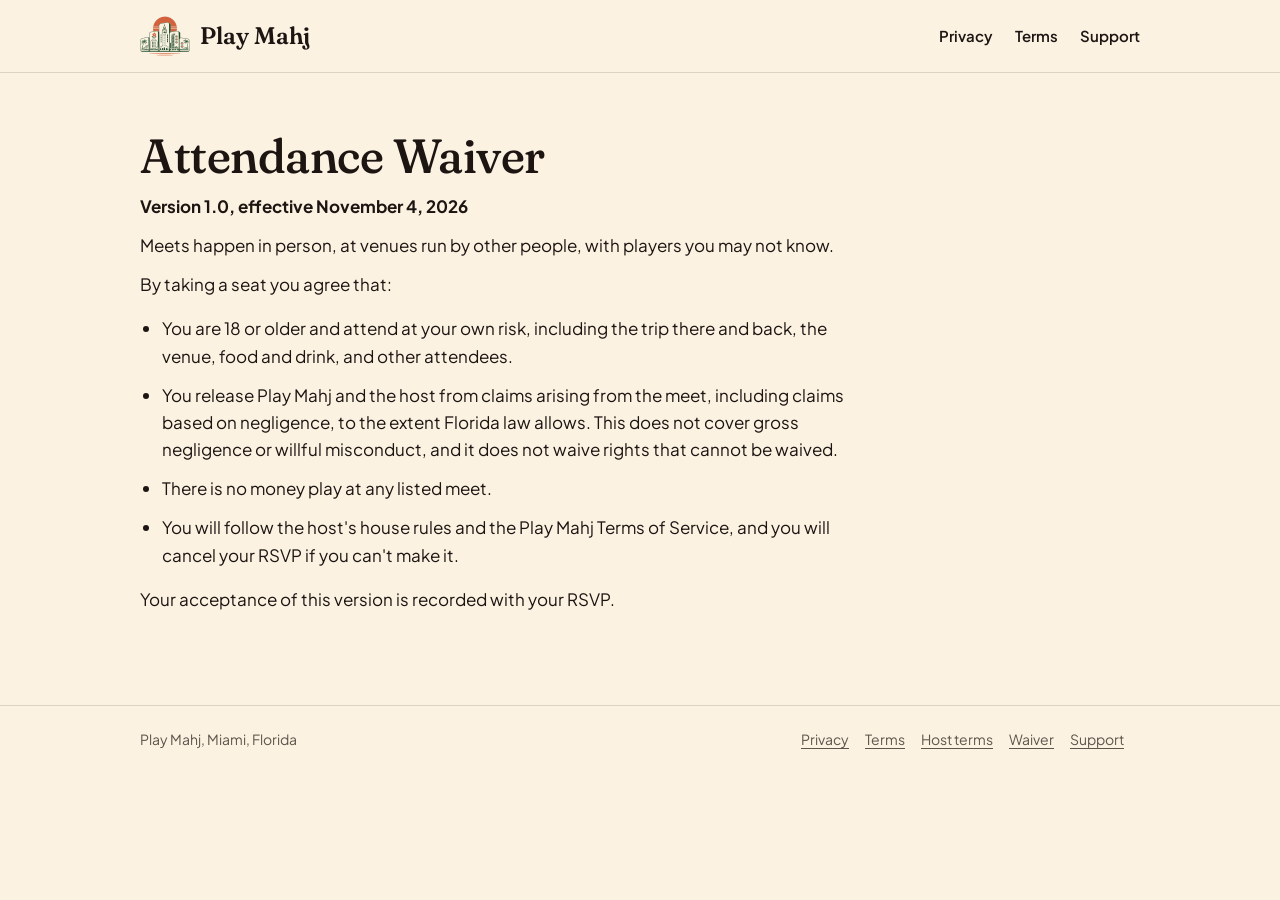
<file: waiver/index.html>
<!doctype html>
<html lang="en"><head><meta charset="utf-8"><meta name="viewport" content="width=device-width,initial-scale=1">
<title>Attendance Waiver · Play Mahj</title><meta name="description" content="Attendance Waiver for the Play Mahj app. Version 1.0, effective November 4, 2026.">

<meta property="og:site_name" content="Play Mahj"><meta property="og:title" content="Attendance Waiver · Play Mahj"><meta property="og:description" content="Attendance Waiver for the Play Mahj app. Version 1.0, effective November 4, 2026.">
<meta property="og:image" content="https://playmahj.site/assets/card.png"><meta property="og:type" content="website"><meta name="twitter:card" content="summary">
<link rel="icon" href="/assets/icon-180.png"><link rel="apple-touch-icon" href="/assets/icon-180.png"><link rel="stylesheet" href="/assets/site.css">
</head><body>
<header class="top"><div class="wrap"><a class="brand" href="/"><img src="/assets/mark.png" alt="" width="50" height="40">Play Mahj</a><nav class="main" aria-label="Site"><a href="/privacy/">Privacy</a><a href="/terms/">Terms</a><a href="/support/">Support</a></nav></div></header>
<main><div class="wrap">
<article class="doc"><h1>Attendance Waiver</h1>
<p><strong>Version 1.0, effective November 4, 2026</strong></p>
<p>Meets happen in person, at venues run by other people, with players you may not know.</p>
<p>By taking a seat you agree that:</p>
<ul>
<li>You are 18 or older and attend at your own risk, including the trip there and back, the venue, food and drink, and other attendees.</li>
<li>You release Play Mahj and the host from claims arising from the meet, including claims based on negligence, to the extent Florida law allows. This does not cover gross negligence or willful misconduct, and it does not waive rights that cannot be waived.</li>
<li>There is no money play at any listed meet.</li>
<li>You will follow the host's house rules and the Play Mahj Terms of Service, and you will cancel your RSVP if you can't make it.</li>
</ul>
<p>Your acceptance of this version is recorded with your RSVP.</p></article>
</div></main>
<footer class="end"><div class="wrap"><span>Play Mahj, Miami, Florida</span><span><a href="/privacy/">Privacy</a><a href="/terms/">Terms</a><a href="/host-terms/">Host terms</a><a href="/waiver/">Waiver</a><a href="/support/">Support</a></span></div></footer>
</body></html>
</file>
<file: assets/site.css>
@font-face{font-family:"Fraunces";src:url("/assets/Fraunces.ttf") format("truetype");font-weight:100 900;font-display:swap}
@font-face{font-family:"Plus Jakarta Sans";src:url("/assets/PlusJakartaSans.ttf") format("truetype");font-weight:200 800;font-display:swap}
:root{--ivory:#FBF2E1;--deep:#F3E8D2;--ink:#1C1512;--ink2:#5E544C;--green:#244D2E;--terra:#A84A2A;--line:rgba(28,21,18,.14)}
*{box-sizing:border-box}html{-webkit-text-size-adjust:100%}
body{margin:0;background:var(--ivory);color:var(--ink);font:17px/1.6 "Plus Jakarta Sans",-apple-system,BlinkMacSystemFont,"Helvetica Neue",Arial,sans-serif}
a{color:var(--ink);text-underline-offset:3px}a:hover{color:var(--terra)}
.wrap{max-width:1040px;margin:0 auto;padding:0 20px}
header.top{border-bottom:1px solid var(--line)}
header.top .wrap{display:flex;align-items:center;justify-content:space-between;gap:16px;min-height:72px;flex-wrap:wrap}
.brand{display:flex;align-items:center;gap:10px;text-decoration:none;font:600 24px/1 "Fraunces",Georgia,serif;font-variation-settings:"SOFT" 60,"opsz" 60}
.brand img{height:40px;width:auto;display:block}
nav.main{display:flex;gap:22px;font-size:15px;font-weight:600}nav.main a{text-decoration:none;padding:12px 0}nav.main a[aria-current]{color:var(--green);text-decoration:underline}
h1,h2,h3{font-family:"Fraunces",Georgia,serif;font-variation-settings:"SOFT" 60,"opsz" 60;font-weight:500;line-height:1.12;letter-spacing:-.01em;margin:0}
h1{font-size:clamp(40px,7vw,68px)}h2{font-size:clamp(26px,3.6vw,34px)}h3{font-size:22px}
main{padding:56px 0 80px}
.hero{display:grid;grid-template-columns:1.15fr .85fr;gap:48px;align-items:center}
.hero p.lead{font-size:20px;line-height:1.5;margin:20px 0 0;max-width:34em}
.appicon{justify-self:center;width:min(280px,60vw);height:auto;border-radius:22.5%;display:block}
.block{background:var(--green);color:var(--ivory);padding:36px 32px;border-radius:8px;margin-top:64px}
.block h2{color:var(--ivory)}.block p{margin:12px 0 0;max-width:40em}.block a{color:var(--ivory)}
.cols{display:grid;grid-template-columns:repeat(3,1fr);gap:0;margin-top:64px;border-top:1px solid var(--line)}
.cols section{padding:28px 28px 8px 0;border-right:1px solid var(--line)}.cols section+section{padding-left:28px}.cols section:last-child{border-right:0}
.cols p{margin:10px 0 0;color:var(--ink2)}
.doc{max-width:720px}.doc h1{font-size:clamp(34px,5.4vw,48px);margin-bottom:10px}.doc h2{margin:40px 0 10px}.doc p,.doc li{margin:0 0 12px}.doc ul{padding-left:22px}
.doc strong{font-weight:700}.doc table{border-collapse:collapse;font-size:15px}.doc td,.doc th{border:1px solid var(--line);padding:6px 10px;text-align:left}
.btn{display:inline-block;background:var(--ink);color:var(--ivory);text-decoration:none;font-weight:700;padding:14px 22px;border-radius:8px;min-height:50px}.btn:hover{color:var(--ivory);background:var(--green)}
.card{border:1px solid var(--line);border-radius:8px;padding:28px;background:var(--ivory);max-width:640px}
.card .who{display:flex;align-items:baseline;flex-wrap:wrap;gap:2px 12px;font-weight:700}.card .who .seal{font-size:14px;white-space:nowrap}.card .who .seal{color:var(--green)}
.card .what{font-size:20px;line-height:1.5;margin:14px 0 0;white-space:pre-wrap;overflow-wrap:anywhere}
.card .meta{color:var(--ink2);font-size:15px;margin:14px 0 0}
.card h2{margin:0}
.note{color:var(--ink2);font-size:15px;margin-top:22px;max-width:640px}
footer.end{border-top:1px solid var(--line);color:var(--ink2);font-size:14px}footer.end .wrap{display:flex;justify-content:space-between;gap:16px;flex-wrap:wrap;padding-top:22px;padding-bottom:36px}
footer.end a{color:var(--ink2);margin-right:16px}
@media(max-width:760px){.hero{grid-template-columns:1fr;gap:36px}.cols{grid-template-columns:1fr}.cols section,.cols section+section{padding:22px 0 6px;border-right:0;border-bottom:1px solid var(--line)}.cols section:last-child{border-bottom:0}
 main{padding:36px 0 60px}.block{padding:28px 22px;margin-top:44px}.cols{margin-top:44px}nav.main{gap:18px}}
</file>
<file: assets/gate.css>
html,body{height:100%}
body.gate{margin:0;min-height:100%;display:flex;flex-direction:column;align-items:center;justify-content:center;color:var(--ink);
 background:radial-gradient(60vmax 60vmax at 12% 14%,rgba(36,77,46,.55),transparent 60%),radial-gradient(55vmax 55vmax at 88% 86%,rgba(209,98,61,.55),transparent 60%),radial-gradient(40vmax 40vmax at 78% 12%,rgba(243,232,210,.9),transparent 65%),var(--ivory)}
.glass{width:min(300px,82vw);padding:32px 26px 26px;border-radius:30px;text-align:center;background:rgba(255,255,255,.32);border:1px solid rgba(255,255,255,.65);
 -webkit-backdrop-filter:blur(26px) saturate(150%);backdrop-filter:blur(26px) saturate(150%);box-shadow:0 18px 50px rgba(28,21,18,.18),inset 0 1px 0 rgba(255,255,255,.7)}
.glass img{width:92px;height:92px;border-radius:22.5%;display:block;margin:0 auto 14px;box-shadow:0 6px 18px rgba(28,21,18,.18)}
.glass .name{font:600 28px/1.1 "Fraunces",Georgia,serif;font-variation-settings:"SOFT" 60,"opsz" 60;margin:0 0 20px}
.glass .get{display:block;background:var(--ink);color:var(--ivory);text-decoration:none;font-weight:700;font-size:16px;padding:14px 18px;border-radius:14px}
.glass .get:hover{background:var(--green);color:var(--ivory)}
.glass .soon{font-size:12px;color:var(--ink2);margin:10px 0 0}
.gatefoot{position:fixed;left:0;right:0;bottom:14px;text-align:center;font-size:11px;color:var(--ink2)}.gatefoot a{color:var(--ink2);margin:0 7px}
</file>
